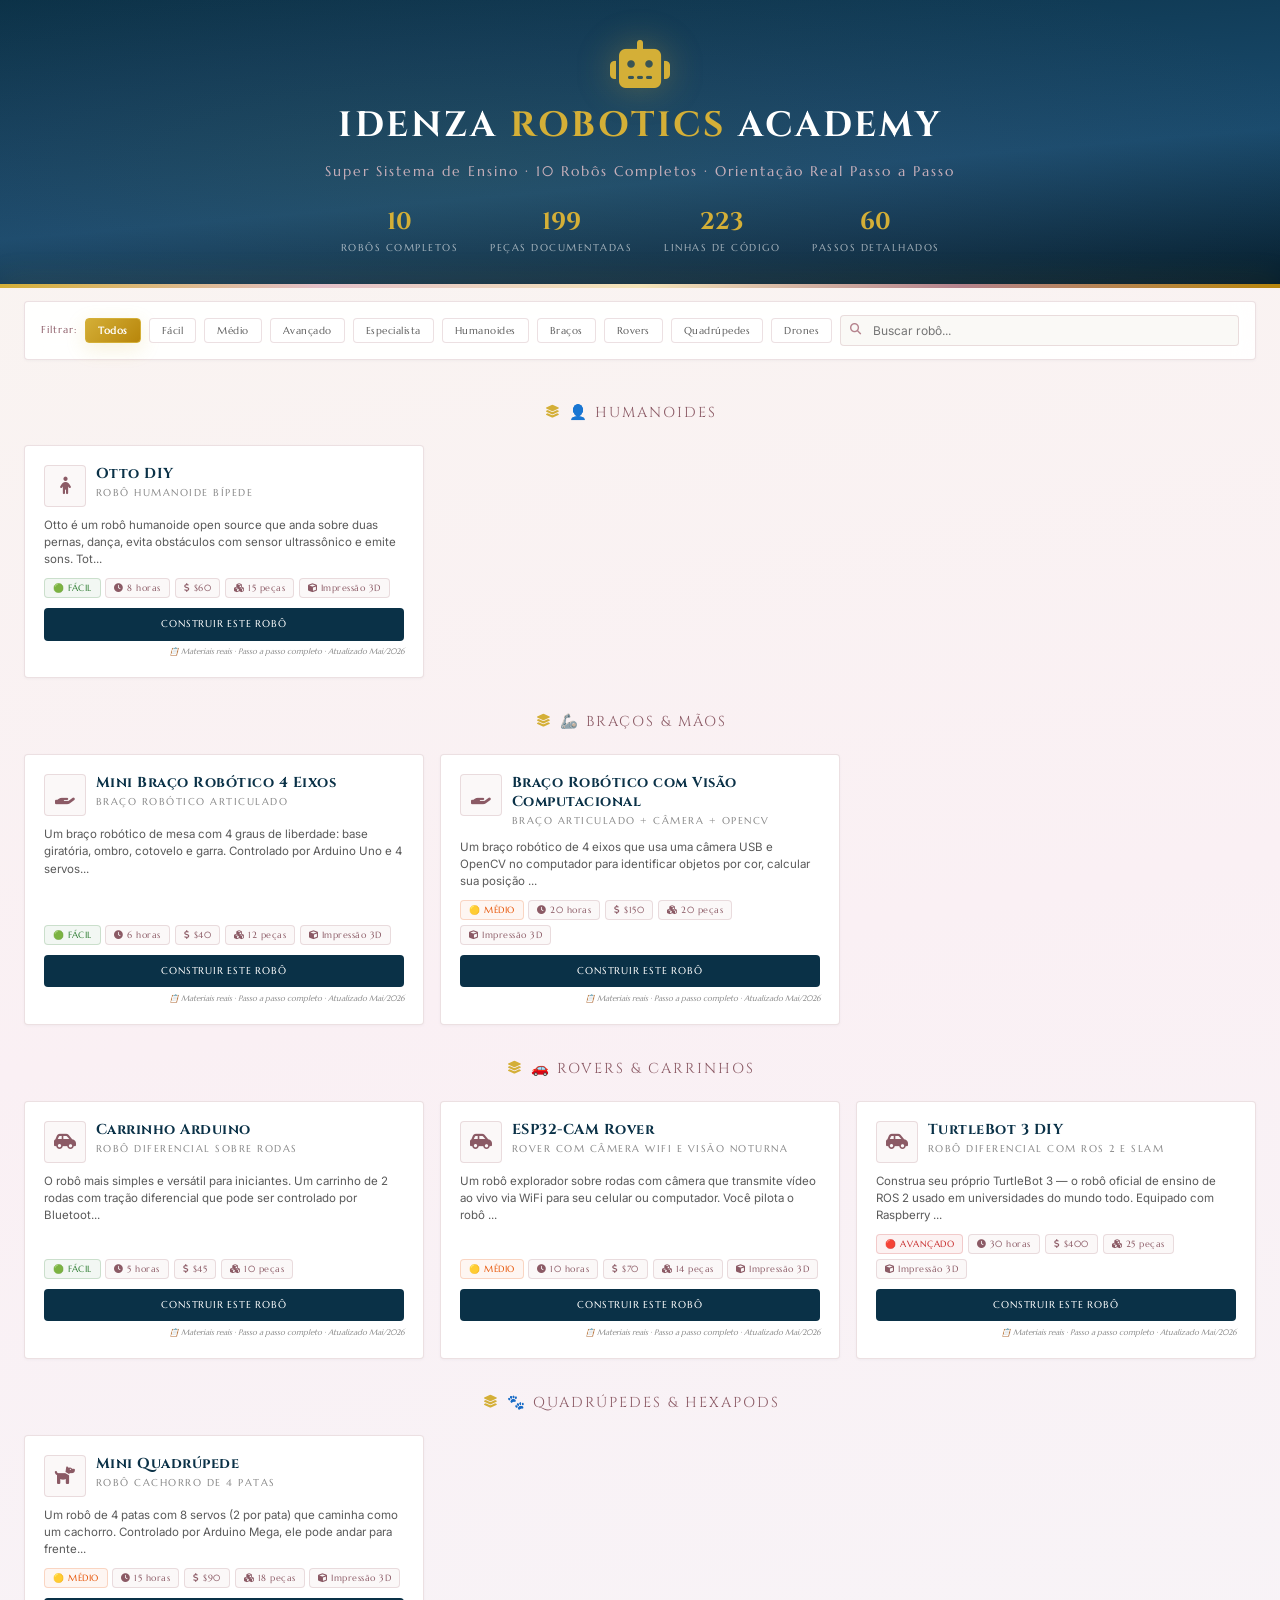
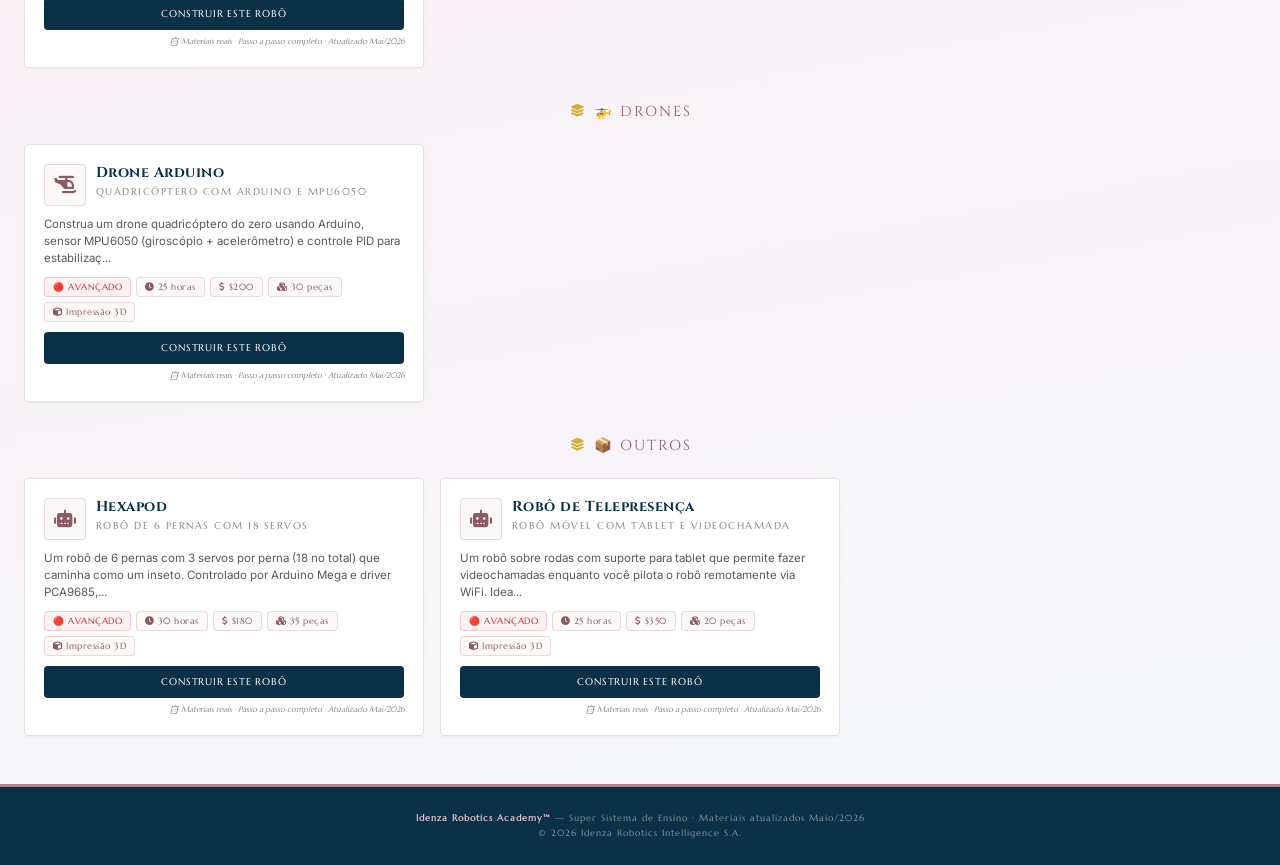
<file: index.html>
<!DOCTYPE html>
<html lang="pt-BR">
<head>
    <meta charset="UTF-8">
    <meta name="viewport" content="width=device-width, initial-scale=1.0">
    <meta name="description" content="Idenza Robotics Academy — O super sistema de ensino de robótica. Construa robôs reais com orientação completa, código funcional e materiais detalhados.">
    <meta name="theme-color" content="#0a3147">
    <title>Idenza Robotics Academy | Super Sistema de Ensino de Robótica</title>
    <link rel="preconnect" href="https://fonts.googleapis.com">
    <link rel="preconnect" href="https://fonts.gstatic.com" crossorigin>
    <link href="https://fonts.googleapis.com/css2?family=Cinzel:wght@400;500;600;700;800;900&family=Inter:ital,opsz,wght@0,14..32,100..900;1,14..32,100..900&family=Marcellus&family=JetBrains+Mono:ital,wght@0,400;0,500;0,600;0,700;1,400&display=swap" rel="stylesheet">
    <link rel="stylesheet" href="https://cdnjs.cloudflare.com/ajax/libs/font-awesome/6.5.1/css/all.min.css">
    <style>
        :root {
            --primary: #0a3147; --primary-light: #1a4b6d; --primary-dark: #061d2b;
            --gold: #D4AF37; --gold-light: #F4E4B8; --gold-dark: #B8860B;
            --gold-surface: rgba(212,175,55,0.07); --gold-border: rgba(212,175,55,0.18);
            --rose: #b5838d; --rose-light: #e4c1c9; --rose-dark: #8b5a65;
            --rose-surface: rgba(181,131,141,0.06); --rose-border: rgba(181,131,141,0.25);
            --text: #2b2b2b; --text-light: #5a5a5a; --text-muted: #888888;
            --white: #fff; --off-white: #faf9f6;
            --bg: linear-gradient(170deg, #f9f5f0 0%, #faf0f4 40%, #f5f7fa 100%);
            --critical: #c62828; --critical-bg: rgba(198,40,40,0.06);
            --warning: #e65100; --warning-bg: rgba(230,81,0,0.05);
            --success: #2e7d32; --success-bg: rgba(46,125,50,0.06);
            --shadow-sm: 0 1px 3px rgba(10,49,71,0.04);
            --shadow-md: 0 4px 15px rgba(10,49,71,0.06);
            --shadow-rose: 0 6px 20px rgba(181,131,141,0.18);
            --shadow-gold: 0 6px 20px rgba(212,175,55,0.18);
            --radius-sm: 4px; --radius-md: 8px; --radius-lg: 12px; --radius-xl: 16px;
            --font-display: 'Cinzel','Times New Roman',serif;
            --font-body: 'Inter',system-ui,sans-serif;
            --font-accent: 'Marcellus','Georgia',serif;
            --font-mono: 'JetBrains Mono','Courier New',monospace;
            --transition: all 0.28s cubic-bezier(0.4,0,0.2,1);
        }
        *{margin:0;padding:0;box-sizing:border-box}
        body{font-family:var(--font-body);background:var(--bg);color:var(--text);line-height:1.6;min-height:100vh;overflow-x:hidden}
        ::-webkit-scrollbar{width:7px}
        ::-webkit-scrollbar-track{background:rgba(10,49,71,0.03)}
        ::-webkit-scrollbar-thumb{background:rgba(181,131,141,0.3);border-radius:4px}
        ::-webkit-scrollbar-thumb:hover{background:rgba(181,131,141,0.5)}

        /* HEADER */
        .header{background:linear-gradient(175deg,var(--primary)0%,var(--primary-light)60%,var(--primary-dark)100%);color:var(--white);padding:2.5rem 2rem 2rem;text-align:center;position:relative;overflow:hidden}
        .header::after{content:'';position:absolute;bottom:0;left:0;width:100%;height:4px;background:linear-gradient(90deg,var(--gold),var(--rose-light),var(--gold-light),var(--rose),var(--gold-dark));box-shadow:0 0 30px rgba(212,175,55,0.4)}
        .header::before{content:'';position:absolute;top:-40%;left:-20%;width:140%;height:180%;background:radial-gradient(ellipse at 40% 55%,rgba(212,175,55,0.06)0%,rgba(181,131,141,0.04)30%,transparent 60%);pointer-events:none}
        .header-content{position:relative;z-index:1}
        .header-icon{font-size:3rem;color:var(--gold);margin-bottom:0.6rem;display:block;text-shadow:0 0 35px rgba(212,175,55,0.35);animation:floatIcon 3.5s ease-in-out infinite}
        @keyframes floatIcon{0%,100%{transform:translateY(0)}50%{transform:translateY(-8px)}}
        .header h1{font-family:var(--font-display);font-size:clamp(1.4rem,3vw,2.2rem);letter-spacing:3px;color:var(--white);text-transform:uppercase}
        .header h1 .gold{color:var(--gold)}
        .header .subtitle{font-family:var(--font-accent);color:var(--rose-light);font-size:0.9rem;letter-spacing:2px;opacity:.85;margin-top:0.4rem}
        .header-stats{display:flex;justify-content:center;gap:2rem;flex-wrap:wrap;margin-top:1.2rem}
        .header-stat{text-align:center}
        .stat-value{font-family:var(--font-display);font-size:1.5rem;color:var(--gold);font-weight:700}
        .stat-label{font-family:var(--font-accent);font-size:0.6rem;color:rgba(255,255,255,0.6);letter-spacing:1.5px;text-transform:uppercase}

        /* FILTROS */
        .filtros-bar{max-width:1300px;margin:0 auto;padding:0.8rem 1.5rem;position:sticky;top:0.5rem;z-index:50}
        .filtros-inner{background:rgba(255,255,255,0.93);backdrop-filter:blur(10px);border-radius:var(--radius-sm);border:1px solid var(--rose-border);padding:0.8rem 1rem;display:flex;flex-wrap:wrap;gap:0.5rem;align-items:center;box-shadow:var(--shadow-sm)}
        .filtro-chip{padding:5px 12px;border-radius:var(--radius-sm);border:1px solid var(--rose-border);background:var(--white);color:var(--text-light);font-family:var(--font-accent);font-size:0.65rem;cursor:pointer;transition:var(--transition);letter-spacing:0.5px;white-space:nowrap}
        .filtro-chip:hover{border-color:var(--rose-dark);color:var(--rose-dark);background:var(--rose-surface)}
        .filtro-chip.active{background:var(--rose);color:var(--white);border-color:var(--rose-dark);font-weight:600;box-shadow:var(--shadow-rose)}
        .filtro-chip.gold-active{background:linear-gradient(135deg,var(--gold),var(--gold-dark));color:var(--white);border-color:var(--gold);font-weight:600;box-shadow:var(--shadow-gold)}
        .busca-wrap{flex:1;min-width:180px;position:relative;margin-left:auto}
        .busca-wrap input{width:100%;padding:7px 10px 7px 32px;border-radius:var(--radius-sm);border:1px solid var(--rose-border);font-family:var(--font-body);font-size:0.75rem;background:var(--off-white);transition:var(--transition);color:var(--text)}
        .busca-wrap input:focus{outline:none;border-color:var(--rose);box-shadow:0 0 0 3px rgba(181,131,141,0.1)}
        .busca-wrap .busca-icon{position:absolute;left:10px;top:50%;transform:translateY(-50%);color:var(--rose);font-size:0.7rem}

        /* VITRINE */
        .vitrine{max-width:1300px;margin:0 auto;padding:0.8rem 1.5rem 3rem;display:grid;grid-template-columns:repeat(auto-fill,minmax(350px,1fr));gap:1rem}
        .robo-card{background:var(--white);border-radius:var(--radius-sm);border:1px solid var(--rose-border);box-shadow:var(--shadow-sm);padding:1.2rem;display:flex;flex-direction:column;transition:var(--transition);position:relative;overflow:hidden;cursor:pointer}
        .robo-card:hover{border-color:var(--rose);box-shadow:var(--shadow-rose);transform:translateY(-2px)}
        .robo-card::before{content:'';position:absolute;top:0;left:0;width:100%;height:3px;background:linear-gradient(90deg,var(--rose),var(--gold),var(--rose-light));transform:scaleX(0);transform-origin:left;transition:transform 0.45s ease}
        .robo-card:hover::before{transform:scaleX(1)}
        .card-top{display:flex;align-items:flex-start;gap:0.6rem;margin-bottom:0.6rem}
        .card-icon{width:42px;height:42px;border-radius:var(--radius-sm);background:var(--rose-surface);display:flex;align-items:center;justify-content:center;flex-shrink:0;border:1px solid var(--rose-border)}
        .card-icon i{color:var(--rose-dark);font-size:1.1rem}
        .card-titulos h3{font-family:var(--font-display);font-size:0.9rem;color:var(--primary);margin-bottom:2px;letter-spacing:0.5px;line-height:1.3}
        .card-tipo{font-family:var(--font-accent);color:var(--text-muted);font-size:0.6rem;text-transform:uppercase;letter-spacing:1.5px}
        .card-desc{font-size:0.72rem;color:var(--text-light);line-height:1.5;flex:1;margin-bottom:0.6rem}
        .card-tags{display:flex;flex-wrap:wrap;gap:0.3rem;margin-bottom:0.6rem}
        .robo-tag{padding:2px 8px;border-radius:var(--radius-sm);font-size:0.55rem;font-family:var(--font-accent);letter-spacing:0.5px;background:var(--rose-surface);border:1px solid var(--rose-border);color:var(--rose-dark);white-space:nowrap}
        .robo-tag.facil{background:var(--success-bg);border-color:rgba(46,125,50,0.2);color:var(--success)}
        .robo-tag.medio{background:var(--warning-bg);border-color:rgba(230,81,0,0.2);color:var(--warning)}
        .robo-tag.avancado{background:var(--critical-bg);border-color:rgba(198,40,40,0.2);color:var(--critical)}
        .robo-tag.especialista{background:rgba(10,49,71,0.05);border-color:rgba(10,49,71,0.2);color:var(--primary);font-weight:700}
        .card-footer{display:flex;gap:0.4rem;margin-top:auto}
        .robo-btn{display:inline-flex;align-items:center;justify-content:center;gap:5px;padding:8px 14px;background:var(--primary);color:var(--white);border:none;border-radius:var(--radius-sm);font-family:var(--font-accent);font-size:0.65rem;letter-spacing:0.8px;text-transform:uppercase;cursor:pointer;text-decoration:none;transition:var(--transition);flex:1;text-align:center}
        .robo-btn:hover{background:var(--rose-dark);box-shadow:var(--shadow-rose)}
        .card-update{font-size:0.5rem;color:var(--text-muted);font-family:var(--font-accent);text-align:right;margin-top:0.3rem;font-style:italic}
        .section-title{max-width:1300px;margin:1rem auto 0.3rem;padding:0 1.5rem;font-family:var(--font-display);font-size:0.9rem;color:var(--rose-dark);letter-spacing:2px;text-transform:uppercase;display:flex;align-items:center;gap:0.5rem;grid-column:1/-1}
        .section-title i{color:var(--gold);font-size:0.8rem}
        .section-title::after{content:'';flex:1;height:1px;background:linear-gradient(90deg,var(--rose-border),transparent);margin-left:0.6rem}
        .vazio{text-align:center;padding:4rem 2rem;grid-column:1/-1}
        .vazio i{font-size:3rem;color:var(--rose);margin-bottom:1rem;opacity:.3}
        .vazio h3{font-family:var(--font-display);color:var(--primary)}

        /* PÁGINA DE DETALHES */
        .pagina-detalhe{display:none;min-height:100vh;flex-direction:column}
        .pagina-detalhe.ativa{display:flex}
        .detalhe-header{background:linear-gradient(175deg,var(--primary)0%,var(--primary-light)60%,var(--primary-dark)100%);color:var(--white);padding:2rem;position:relative;overflow:hidden}
        .detalhe-header::after{content:'';position:absolute;bottom:0;left:0;width:100%;height:4px;background:linear-gradient(90deg,var(--gold),var(--rose-light),var(--gold-dark));box-shadow:0 0 25px rgba(212,175,55,0.4)}
        .detalhe-header-inner{max-width:1100px;margin:0 auto;position:relative;z-index:1}
        .breadcrumb{display:flex;align-items:center;gap:0.4rem;margin-bottom:1rem;font-family:var(--font-accent);font-size:0.68rem;letter-spacing:1px;color:rgba(255,255,255,0.5)}
        .breadcrumb a{color:var(--gold-light);text-decoration:none;cursor:pointer}
        .breadcrumb a:hover{color:var(--gold)}
        .breadcrumb i{font-size:0.5rem;color:var(--gold)}
        .detalhe-header h1{font-family:var(--font-display);font-size:clamp(1.2rem,2.5vw,1.8rem);letter-spacing:2px;margin-bottom:0.3rem}
        .detalhe-header .subtipo{font-family:var(--font-accent);color:var(--rose-light);font-size:0.8rem;letter-spacing:1.5px;opacity:.85}
        .detalhe-meta{display:flex;flex-wrap:wrap;gap:1.5rem;margin-top:0.8rem;font-size:0.72rem;color:rgba(255,255,255,0.7)}
        .detalhe-meta i{color:var(--gold);width:18px;text-align:center;margin-right:4px}
        .detalhe-meta strong{color:var(--white);font-weight:600}
        .detalhe-layout{max-width:1100px;margin:0 auto;padding:1.5rem;display:flex;gap:1.5rem;flex:1}
        .detalhe-sidebar{width:200px;flex-shrink:0;position:sticky;top:1rem;align-self:flex-start}
        .detalhe-sidebar-inner{background:var(--white);border-radius:var(--radius-sm);border:1px solid var(--rose-border);padding:1rem;box-shadow:var(--shadow-sm)}
        .detalhe-sidebar h4{font-family:var(--font-display);font-size:0.62rem;color:var(--primary);letter-spacing:1.5px;text-transform:uppercase;margin-bottom:0.6rem;padding-bottom:0.4rem;border-bottom:1px solid var(--rose-border)}
        .detalhe-sidebar a{display:flex;align-items:center;gap:0.4rem;padding:0.35rem 0.5rem;font-size:0.65rem;color:var(--text-light);text-decoration:none;border-radius:var(--radius-sm);transition:var(--transition);cursor:pointer;margin-bottom:1px}
        .detalhe-sidebar a:hover,.detalhe-sidebar a.active{background:var(--rose-surface);color:var(--primary);font-weight:500}
        .detalhe-sidebar a i{font-size:0.55rem;color:var(--rose-dark);width:12px;text-align:center}
        .detalhe-conteudo{flex:1;min-width:0}
        .panel{background:var(--white);border-radius:var(--radius-sm);padding:1.4rem;border:1px solid var(--rose-border);box-shadow:var(--shadow-sm);margin-bottom:1rem;transition:var(--transition)}
        .panel:hover{box-shadow:var(--shadow-md)}
        .panel-header{display:flex;align-items:center;gap:0.6rem;margin-bottom:1rem;padding-bottom:0.6rem;border-bottom:1px solid var(--rose-border)}
        .panel-header i{font-size:1rem;color:var(--gold)}
        .panel-header h2{font-family:var(--font-display);font-size:0.9rem;color:var(--primary);letter-spacing:0.8px;margin:0}
        .panel-header .badge{margin-left:auto;padding:3px 10px;border-radius:20px;font-family:var(--font-accent);font-size:0.55rem;letter-spacing:1px;text-transform:uppercase;background:var(--rose-surface);color:var(--rose-dark);border:1px solid var(--rose-border)}
        .bom-table{width:100%;border-collapse:collapse;font-size:0.72rem}
        .bom-table th{background:var(--primary);color:var(--white);padding:8px 12px;font-family:var(--font-display);font-size:0.58rem;letter-spacing:1px;text-transform:uppercase;text-align:left;font-weight:500}
        .bom-table th:first-child{border-radius:var(--radius-sm)0 0 0}
        .bom-table th:last-child{border-radius:0 var(--radius-sm)0 0}
        .bom-table td{padding:8px 12px;border-bottom:1px solid rgba(181,131,141,0.08)}
        .bom-table tr:hover td{background:var(--rose-surface)}
        .bom-table .item-nome{font-weight:600;color:var(--primary)}
        .bom-table .item-preco{font-family:var(--font-mono);color:var(--gold-dark);font-weight:600;text-align:right}
        .timeline{position:relative;padding-left:2.2rem}
        .timeline::before{content:'';position:absolute;left:16px;top:6px;bottom:6px;width:2px;background:linear-gradient(180deg,var(--rose)0%,var(--rose-border)100%)}
        .timeline-step{position:relative;margin-bottom:1.4rem;padding:1rem 1.2rem;background:var(--white);border-radius:var(--radius-sm);border:1px solid var(--rose-border);cursor:pointer;transition:var(--transition)}
        .timeline-step:hover{border-color:var(--rose);box-shadow:var(--shadow-rose)}
        .timeline-step.completed{border-left:3px solid var(--success)}
        .step-marker{position:absolute;left:-2.2rem;top:1rem;width:34px;height:34px;border-radius:50%;background:linear-gradient(135deg,var(--primary),var(--primary-light));color:var(--gold);display:flex;align-items:center;justify-content:center;font-family:var(--font-display);font-weight:700;font-size:0.75rem;border:2px solid var(--gold);box-shadow:0 0 0 4px var(--white);z-index:2}
        .timeline-step.completed .step-marker{background:var(--success);color:var(--white);border-color:var(--success)}
        .timeline-step h4{font-family:var(--font-display);font-size:0.8rem;color:var(--primary);margin-bottom:0.2rem}
        .timeline-step p{font-size:0.72rem;color:var(--text-light)}
        .code-block{background:#151b22;border-radius:var(--radius-sm);overflow:hidden;border:1px solid rgba(212,175,55,0.12);margin:0.6rem 0}
        .code-block-header{display:flex;align-items:center;justify-content:space-between;padding:0.4rem 0.8rem;background:rgba(0,0,0,0.3);border-bottom:1px solid rgba(255,255,255,0.04)}
        .code-block-header .code-lang{font-family:var(--font-accent);font-size:0.55rem;letter-spacing:1px;color:var(--rose-light);text-transform:uppercase}
        .code-block-header .copy-btn{display:flex;align-items:center;gap:0.3rem;padding:3px 8px;background:rgba(255,255,255,0.04);border:1px solid rgba(255,255,255,0.08);border-radius:3px;color:rgba(255,255,255,0.4);font-size:0.55rem;font-family:var(--font-accent);cursor:pointer;transition:var(--transition)}
        .code-block-header .copy-btn:hover{background:rgba(212,175,55,0.15);color:var(--gold);border-color:var(--gold)}
        .code-block-header .copy-btn.copiado{background:rgba(46,125,50,0.2);color:var(--success);border-color:var(--success)}
        .code-block pre{margin:0;padding:1rem;overflow-x:auto;font-family:var(--font-mono);font-size:0.62rem;line-height:1.5;color:#c9d1d9;white-space:pre-wrap;word-break:break-word}
        .tips-grid{display:grid;grid-template-columns:1fr 1fr;gap:0.5rem}
        .tip-card{padding:0.7rem 0.8rem;background:var(--rose-surface);border-radius:var(--radius-sm);border:1px solid var(--rose-border);font-size:0.68rem;color:var(--text-light);display:flex;align-items:flex-start;gap:0.4rem}
        .tip-card i{color:var(--gold);font-size:0.7rem;margin-top:2px}
        .learning-list{display:grid;grid-template-columns:1fr 1fr;gap:0.3rem;font-size:0.72rem}
        .learning-list li{display:flex;align-items:flex-start;gap:0.4rem;padding:0.4rem 0.6rem;border-radius:var(--radius-sm);transition:var(--transition)}
        .learning-list li:hover{background:var(--rose-surface)}
        .learning-list li i{color:var(--success);font-size:0.6rem;margin-top:3px}
        .alert-prereq{display:flex;align-items:flex-start;gap:0.6rem;padding:0.8rem 1rem;background:var(--warning-bg);border-left:3px solid var(--warning);border-radius:var(--radius-sm);margin-bottom:0.5rem;font-size:0.72rem}
        .alert-prereq i{color:var(--warning);font-size:0.9rem;margin-top:2px}
        .projeto-footer{background:var(--primary);color:rgba(255,255,255,0.5);text-align:center;padding:1.5rem;font-size:0.58rem;font-family:var(--font-accent);letter-spacing:1px;border-top:3px solid var(--rose);margin-top:auto}
        .projeto-footer strong{color:var(--rose-light)}
        .progress-mini{margin-top:0.6rem;padding-top:0.5rem;border-top:1px solid var(--rose-border);font-size:0.55rem;color:var(--text-muted)}
        .progress-mini .progress-bar{width:100%;height:4px;background:var(--rose-surface);border-radius:4px;margin-top:3px;overflow:hidden}
        .progress-mini .progress-fill{height:100%;background:linear-gradient(90deg,var(--rose),var(--gold-dark));border-radius:4px;transition:width 0.5s ease}
        @media(max-width:768px){.vitrine{grid-template-columns:1fr}.detalhe-layout{flex-direction:column}.detalhe-sidebar{width:100%;position:static}.learning-list{grid-template-columns:1fr}.tips-grid{grid-template-columns:1fr}}
    </style>
</head>
<body>
<div id="paginaCatalogo">
    <header class="header"><div class="header-content"><i class="fas fa-robot header-icon"></i><h1>Idenza <span class="gold">Robotics</span> Academy</h1><p class="subtitle">Super Sistema de Ensino · 10 Robôs Completos · Orientação Real Passo a Passo</p><div class="header-stats" id="headerStats"></div></div></header>
    <div class="filtros-bar"><div class="filtros-inner"><span style="font-family:var(--font-accent);font-size:0.62rem;color:var(--rose-dark);letter-spacing:1px">Filtrar:</span><button class="filtro-chip active gold-active" data-filtro="todos">Todos</button><button class="filtro-chip" data-filtro="fácil">Fácil</button><button class="filtro-chip" data-filtro="médio">Médio</button><button class="filtro-chip" data-filtro="avançado">Avançado</button><button class="filtro-chip" data-filtro="especialista">Especialista</button><button class="filtro-chip" data-tipo="humanoide">Humanoides</button><button class="filtro-chip" data-tipo="braco">Braços</button><button class="filtro-chip" data-tipo="rover">Rovers</button><button class="filtro-chip" data-tipo="quadrupede">Quadrúpedes</button><button class="filtro-chip" data-tipo="drone">Drones</button><div class="busca-wrap"><i class="fas fa-search busca-icon"></i><input type="text" id="buscaInput" placeholder="Buscar robô..."></div></div></div>
    <main class="vitrine" id="vitrineRobos"></main>
    <footer class="projeto-footer" style="margin-top:0"><strong>Idenza Robotics Academy™</strong> — Super Sistema de Ensino · Materiais atualizados Maio/2026<br>© 2026 Idenza Robotics Intelligence S.A.</footer>
</div>
<div class="pagina-detalhe" id="paginaDetalhe">
    <header class="detalhe-header"><div class="detalhe-header-inner"><div class="breadcrumb"><a onclick="voltarCatalogo()"><i class="fas fa-home"></i> Catálogo</a><i class="fas fa-chevron-right"></i><span id="breadNome">—</span></div><h1 id="detNome">—</h1><p class="subtipo" id="detTipo">—</p><div class="detalhe-meta"><span><i class="fas fa-signal"></i><strong id="detDificuldade">—</strong></span><span><i class="fas fa-clock"></i><strong id="detTempo">—</strong></span><span><i class="fas fa-dollar-sign"></i><strong id="detCusto">—</strong></span><span><i class="fas fa-cubes"></i><strong id="detPecas">—</strong></span></div></div></header>
    <div class="detalhe-layout"><nav class="detalhe-sidebar" id="detalheSidebar"><div class="detalhe-sidebar-inner"><h4>Navegar</h4><a href="#detSobre"><i class="fas fa-info-circle"></i> Sobre</a><a href="#detAprender"><i class="fas fa-graduation-cap"></i> Aprender</a><a href="#detMateriais"><i class="fas fa-shopping-cart"></i> Materiais</a><a href="#detPassos"><i class="fas fa-list-ol"></i> Passos</a><a href="#detCodigo"><i class="fas fa-code"></i> Código</a><a href="#detDicas"><i class="fas fa-lightbulb"></i> Dicas</a><div class="progress-mini">Progresso<div class="progress-bar"><div class="progress-fill" id="detProgress" style="width:0%"></div></div></div></div></nav><main class="detalhe-conteudo" id="detConteudo"></main></div>
    <footer class="projeto-footer"><strong>Idenza Robotics Academy™</strong> — Super Sistema de Ensino · Construa seu robô<br>© 2026 Idenza Robotics Intelligence S.A.</footer>
</div>
<script>
// ============================================================
// SUPER SISTEMA DE ENSINO — 10 ROBÔS COMPLETOS
// ============================================================
const ROBOS=[{id:"otto-diy",nome:"Otto DIY",tipo:"Robô Humanoide Bípede",dificuldade:"fácil",custo:"$60",tempo:"8 horas",pecas:15,impressao3d:!0,arquivos3D:"https://www.thingiverse.com/thing:1568652",comunidade:"https://www.ottodiy.com/",github:"https://github.com/OttoDIY/",descricao:"Otto é um robô humanoide open source que anda sobre duas pernas, dança, evita obstáculos com sensor ultrassônico e emite sons. Totalmente impresso em 3D e controlado por Arduino Nano. É o robô mais famoso do mundo para iniciantes em robótica. Mais de 100.000 pessoas já construíram o seu Otto.",aprendizado:["Montagem de robô humanoide articulado com 4 servos","Programação de servomotores com biblioteca Servo.h","Calibração de marcha bípede (ângulos e tempos)","Uso de sensor ultrassônico HC-SR04 para detectar obstáculos","Comunicação Bluetooth HC-05 para controle via celular","Impressão 3D de peças estruturais em PLA"],preRequisitos:["Nenhum — ideal para primeira montagem em robótica"],bom:[{item:"Arduino Nano (com cabo USB)",qtd:1,preco:"$8.00",funcao:"Cérebro do robô — processa sensores e controla servos"},{item:"Micro Servo MG90S 9g",qtd:4,preco:"$3.00",funcao:"Articulações: 2 quadris + 2 joelhos"},{item:"Sensor Ultrassônico HC-SR04",qtd:1,preco:"$3.00",funcao:"Olhos do robô — detecta obstáculos a até 4m"},{item:"Buzzer Piezoelétrico 5V",qtd:1,preco:"$1.00",funcao:"Emite sons e melodias (bipes, notas musicais)"},{item:"Módulo Bluetooth HC-05",qtd:1,preco:"$5.00",funcao:"Comunicação sem fio com celular para controle remoto"},{item:"Bateria LiPo 7.4V 500mAh",qtd:1,preco:"$10.00",funcao:"Alimentação portátil do robô (~30 min de uso)"},{item:"Regulador de Tensão Step-Down 5V",qtd:1,preco:"$2.00",funcao:"Reduz 7.4V da bateria para 5V estáveis"},{item:"Filamento PLA 1.75mm (qualquer cor)",qtd:1,preco:"$15.00",funcao:"Impressão do corpo: cabeça, tronco, pernas, pés (~200g)"},{item:"Parafusos M2 e M3 variados",qtd:20,preco:"$2.00",funcao:"Fixação dos servos nas peças impressas"},{item:"Jumpers Fêmea-Fêmea 10cm",qtd:10,preco:"$1.00",funcao:"Conexões entre Arduino, sensores e servos"},{item:"Chave Liga/Desliga pequena",qtd:1,preco:"$1.00",funcao:"Interruptor principal de alimentação"}],ferramentas:["Impressora 3D (ou serviço de impressão online)","Chave Phillips pequena (para parafusos M2/M3)","Alicate de corte (para jumpers e fios)","Ferro de solda (opcional — para conexões mais firmes)","Computador com Arduino IDE instalada","Cabo USB Mini-B (para gravar o Arduino Nano)"],passos:[{numero:1,titulo:"Imprimir as Peças 3D",descricao:"Baixe os arquivos STL gratuitos no Thingiverse. Você precisa imprimir 7 peças: cabeça, tronco (2 metades), perna esquerda (coxa + tíbia), perna direita (coxa + tíbia), pé esquerdo e pé direito. Use PLA com 20% de preenchimento (infill). Não precisa de suporte. Tempo total de impressão: aproximadamente 4 horas."},{numero:2,titulo:"Calibrar os Servos (ANTES de montar)",descricao:"Antes de fixar os servos no corpo, você precisa centralizá-los em 90 graus. Carregue o código 'calibrar_servos.ino' no Arduino Nano. Conecte cada servo aos pinos 2, 3, 4 e 5 e deixe-os ajustarem para a posição central. ISSO É CRÍTICO: se montar sem calibrar, o robô pode forçar as peças e quebrar.",codigo:"calibrar_servos.ino"},{numero:3,titulo:"Montar as Pernas",descricao:"Encaixe 2 servos em cada perna: um no quadril (controla movimento frente-trás) e um no joelho (controla movimento lateral). Use parafusos M2 para fixar os servos nas peças impressas. Certifique-se de que os servos estão firmes — qualquer folga prejudica a marcha."},{numero:4,titulo:"Montar o Tronco e Cabeça",descricao:"Junte as duas metades do tronco com parafusos. Fixe os servos do quadril nas laterais do tronco. Encaixe a cabeça no topo. Passe os fios dos servos pelos canais internos do tronco — organize bem para não prender."},{numero:5,titulo:"Instalar Arduino e Sensores",descricao:"Coloque o Arduino Nano no compartimento do peito. Fixe o sensor ultrassônico HC-SR04 nos 'olhos' (frente da cabeça). Coloque o buzzer no peito. Conecte o módulo Bluetooth HC-05 na parte traseira."},{numero:6,titulo:"Fazer Todas as Ligações Elétricas",descricao:"Siga o diagrama de fiação. Use jumpers fêmea-fêmea. ORGANIZE OS FIOS com abraçadeiras — fios soltos atrapalham o movimento das pernas.",codigo:"diagrama_ligacoes.txt"},{numero:7,titulo:"Carregar o Firmware Principal",descricao:"Baixe o código OttoDIY do GitHub oficial. Abra o arquivo 'OttoDIY.ino' na Arduino IDE. Selecione a placa 'Arduino Nano', processador 'ATmega328P (Old Bootloader)'. Conecte o cabo USB e faça o upload. O robô deve emitir um som de inicialização.",codigo:"otto_firmware.ino"},{numero:8,titulo:"Calibrar a Marcha",descricao:"Coloque o robô em pé sobre uma superfície plana. No código, ajuste os valores TRIM de cada servo até que o robô fique perfeitamente equilibrado. Teste os movimentos um por um: andar para frente, andar para trás, virar à esquerda, virar à direita, dançar."},{numero:9,titulo:"Conectar ao Celular",descricao:"Baixe o aplicativo 'Otto DIY' no Android ou iOS. Ligue o Bluetooth do celular, pareie com 'HC-05'. Abra o app e selecione os movimentos. Agora você pilota o robô remotamente!"}],codigoFonte:{"calibrar_servos.ino":`#include <Servo.h>
Servo qe,je,qd,jd;
void setup(){qe.attach(2);je.attach(3);qd.attach(4);jd.attach(5);qe.write(90);je.write(90);qd.write(90);jd.write(90);Serial.begin(9600);Serial.println("SERVOS CENTRALIZADOS EM 90 GRAUS - MONTE AS PERNAS AGORA");}
void loop(){}`,"diagrama_ligacoes.txt":`LIGACOES OTTO DIY
ARDUINO NANO -> COMPONENTES:
PINO 2 -> Servo Quadril Esquerdo
PINO 3 -> Servo Joelho Esquerdo
PINO 4 -> Servo Quadril Direito
PINO 5 -> Servo Joelho Direito
PINO 8 -> Buzzer
PINO 9 -> HC-SR04 TRIG
PINO 10 -> HC-SR04 ECHO
PINO 0 -> HC-05 RX
PINO 1 -> HC-05 TX
Bateria -> Regulador 5V -> Arduino 5V
TODOS GNDs CONECTADOS JUNTOS`,"otto_firmware.ino":`#include <Servo.h>
#define PQE 2
#define PJE 3
#define PQD 4
#define PJD 5
#define BUZZ 8
#define TRIG 9
#define ECHO 10
Servo sqe,sje,sqd,sjd;
void setup(){Serial.begin(9600);sqe.attach(PQE);sje.attach(PJE);sqd.attach(PQD);sjd.attach(PJD);pinMode(BUZZ,OUTPUT);pinMode(TRIG,OUTPUT);pinMode(ECHO,INPUT);tone(BUZZ,1000,200);delay(300);tone(BUZZ,1500,200);posicaoInicial();}
void loop(){float d=medirDistancia();if(d>15)andarFrente(4);else{andarRe(2);virarDireita(3);}delay(500);}
void posicaoInicial(){sqe.write(90);sje.write(90);sqd.write(90);sjd.write(90);}
void andarFrente(int p){for(int i=0;i<p;i++){sqe.write(60);sqd.write(120);delay(300);sqe.write(90);sqd.write(90);delay(300);}}
void andarRe(int p){for(int i=0;i<p;i++){sqe.write(120);sqd.write(60);delay(300);sqe.write(90);sqd.write(90);delay(300);}}
void virarDireita(int p){for(int i=0;i<p;i++){sqe.write(60);sqd.write(60);delay(300);sqe.write(90);sqd.write(90);delay(300);}}
float medirDistancia(){digitalWrite(TRIG,LOW);delayMicroseconds(2);digitalWrite(TRIG,HIGH);delayMicroseconds(10);digitalWrite(TRIG,LOW);long duracao=pulseIn(ECHO,HIGH);return duracao*0.034/2;}`},dicas:["Se o robô cair para frente: aumente o ângulo do servo do quadril para trás no código TRIM","Se o robô não ficar em pé: verifique se os servos estão realmente em 90° após a calibração","Bateria fraca causa movimentos lentos — recarregue quando o robô começar a 'arrastar'","Comece com passos lentos (500ms) e aumente gradualmente até 200ms conforme ganha confiança","Os jumpers fêmea-fêmea podem soltar com vibração — use um pingo de cola quente para fixar"]},{id:"mini-braco-robotico",nome:"Mini Braço Robótico 4 Eixos",tipo:"Braço Robótico Articulado",dificuldade:"fácil",custo:"$40",tempo:"6 horas",pecas:12,impressao3d:!0,arquivos3D:"https://www.thingiverse.com/thing:30163",comunidade:null,github:"https://github.com/eez/eez-open",descricao:"Um braço robótico de mesa com 4 graus de liberdade: base giratória, ombro, cotovelo e garra. Controlado por Arduino Uno e 4 servos. Você pode programar sequências de movimentos para pegar e soltar objetos. Perfeito para aprender cinemática e controle de servos.",aprendizado:["Montagem mecânica de braço articulado","Controle simultâneo de 4 servos com Arduino","Programação de sequências de movimento (pick-and-place)","Uso de potenciômetros para controle manual","Conceitos básicos de cinemática robótica"],preRequisitos:["Arduino básico"],bom:[{item:"Arduino Uno R3 (com cabo USB)",qtd:1,preco:"$10.00",funcao:"Controlador principal"},{item:"Servo MG996R (alta torque)",qtd:2,preco:"$8.00",funcao:"Base giratória e ombro (precisam de força)"},{item:"Micro Servo SG90 9g",qtd:2,preco:"$2.00",funcao:"Cotovelo e garra (movimentos leves)"},{item:"Potenciômetro 10KΩ linear",qtd:4,preco:"$1.00",funcao:"Controle manual de cada eixo"},{item:"Fonte 5V 3A com plug P4",qtd:1,preco:"$8.00",funcao:"Alimentação estável para os 4 servos"},{item:"Filamento PLA",qtd:1,preco:"$12.00",funcao:"Impressão das peças estruturais (~150g)"},{item:"Parafusos M3 variados",qtd:16,preco:"$2.00",funcao:"Fixação dos servos e articulações"},{item:"Jumpers macho-macho 20cm",qtd:15,preco:"$1.00",funcao:"Conexões no breadboard"},{item:"Breadboard 830 pontos",qtd:1,preco:"$4.00",funcao:"Protoboard para conexões"}],ferramentas:["Impressora 3D","Chave Phillips","Alicate","Computador com Arduino IDE"],passos:[{numero:1,titulo:"Imprimir as Peças",descricao:"Baixe os arquivos STL. Imprima: base giratória (2 peças), braço inferior, braço superior, garra (2 dedos), suporte dos servos. Use PLA com 25% de preenchimento para resistência."},{numero:2,titulo:"Montar a Base Giratória",descricao:"Fixe o servo MG996R na base. Este servo fará a rotação horizontal de todo o braço (180°). Use parafusos M3 para fixação firme."},{numero:3,titulo:"Montar Ombro e Cotovelo",descricao:"Fixe o segundo MG996R no ombro (movimento vertical). Fixe um SG90 no cotovelo. Conecte as peças com parafusos, mantendo movimento livre."},{numero:4,titulo:"Montar a Garra",descricao:"A garra usa 1 servo SG90 para abrir e fechar. Os dedos impressos devem ter uma borrachinha na ponta para melhor aderência aos objetos."},{numero:5,titulo:"Ligações Elétricas",descricao:"Conecte os 4 servos ao Arduino: Base→pino 9, Ombro→pino 10, Cotovelo→pino 11, Garra→pino 6. Conecte os 4 potenciômetros aos pinos analógicos A0-A3. Alimente os servos com fonte externa 5V 3A (NÃO alimente pelo Arduino — a corrente é insuficiente)."},{numero:6,titulo:"Programar e Testar",descricao:"Carregue o código 'braco_controle.ino'. Use os potenciômetros para mover cada eixo manualmente. Depois programe sequências automáticas de movimentos.",codigo:"braco_controle.ino"}],codigoFonte:{"braco_controle.ino":`#include <Servo.h>
Servo base,ombro,cotovelo,garra;
#define POT_BASE A0
#define POT_OMBRO A1
#define POT_COTOVELO A2
#define POT_GARRA A3
#define PIN_BASE 9
#define PIN_OMBRO 10
#define PIN_COTOVELO 11
#define PIN_GARRA 6
#define BOTAO 2
void setup(){base.attach(PIN_BASE);ombro.attach(PIN_OMBRO);cotovelo.attach(PIN_COTOVELO);garra.attach(PIN_GARRA);pinMode(BOTAO,INPUT_PULLUP);base.write(90);ombro.write(90);cotovelo.write(90);garra.write(90);Serial.begin(9600);}
void loop(){int ab=map(analogRead(POT_BASE),0,1023,0,180);int ao=map(analogRead(POT_OMBRO),0,1023,0,180);int ac=map(analogRead(POT_COTOVELO),0,1023,0,180);int ag=map(analogRead(POT_GARRA),0,1023,45,135);base.write(ab);ombro.write(ao);cotovelo.write(ac);garra.write(ag);if(digitalRead(BOTAO)==LOW){sequenciaPickAndPlace();delay(1000);}delay(15);}
void sequenciaPickAndPlace(){garra.write(120);delay(500);ombro.write(60);cotovelo.write(120);delay(1000);garra.write(70);delay(500);ombro.write(120);cotovelo.write(60);delay(1000);base.write(30);delay(1000);garra.write(120);delay(500);base.write(90);ombro.write(90);cotovelo.write(90);garra.write(90);}`},dicas:["Sempre use fonte externa para alimentar os servos — o Arduino NÃO fornece corrente suficiente","O MG996R consome até 2A em stall — use fonte de 3A para margem de segurança","Se o braço tremer: adicione capacitores de 100μF entre VCC e GND de cada servo","A garra pega melhor objetos leves (até 50g) e com superfície não lisa"]},{id:"carrinho-arduino",nome:"Carrinho Arduino",tipo:"Robô Diferencial sobre Rodas",dificuldade:"fácil",custo:"$45",tempo:"5 horas",pecas:10,impressao3d:!1,arquivos3D:null,comunidade:null,github:null,descricao:"O robô mais simples e versátil para iniciantes. Um carrinho de 2 rodas com tração diferencial que pode ser controlado por Bluetooth (celular) ou seguir linhas no chão automaticamente. Ideal para aprender controle de motores e sensores básicos.",aprendizado:["Montagem de chassi de robô diferencial","Controle de motores DC com ponte H (L298N)","Programação de movimentos: frente, ré, giro no próprio eixo","Uso de sensor de linha TCRT5000 para seguir trajetos","Comunicação Bluetooth para controle remoto"],preRequisitos:["Nenhum"],bom:[{item:"Arduino Uno R3",qtd:1,preco:"$10.00",funcao:"Controlador"},{item:"Driver Motor L298N",qtd:1,preco:"$6.00",funcao:"Ponte H para controlar 2 motores DC"},{item:"Motor DC 3-6V com caixa de redução e roda",qtd:2,preco:"$8.00",funcao:"Motores de tração com rodas inclusas"},{item:"Roda boba giratória (rodízio)",qtd:1,preco:"$3.00",funcao:"Ponto de apoio traseiro"},{item:"Sensor TCRT5000 (seguidor de linha)",qtd:2,preco:"$2.00",funcao:"Detecta linha preta no chão"},{item:"Módulo Bluetooth HC-05",qtd:1,preco:"$5.00",funcao:"Controle remoto"},{item:"Suporte de pilhas AA (6 pilhas)",qtd:1,preco:"$2.00",funcao:"Alimentação"},{item:"Chassi acrílico ou MDF",qtd:1,preco:"$5.00",funcao:"Estrutura base"},{item:"Jumpers e parafusos",qtd:20,preco:"$2.00",funcao:"Conexões"}],ferramentas:["Chave de fenda","Alicate","Fita isolante","Computador com Arduino IDE"],passos:[{numero:1,titulo:"Montar o Chassi",descricao:"Fixe os 2 motores com rodas na parte traseira do chassi (um de cada lado). Fixe o rodízio na frente como ponto de apoio. O robô deve rolar livremente quando empurrado."},{numero:2,titulo:"Conectar Driver L298N",descricao:"Conecte os motores aos terminais do L298N: Motor Esquerdo→OUT1/OUT2, Motor Direito→OUT3/OUT4. Conecte os pinos de controle ao Arduino: IN1→5, IN2→6, IN3→9, IN4→10. Alimente o L298N com 6 pilhas AA (9V) no terminal +12V."},{numero:3,titulo:"Instalar Sensores de Linha",descricao:"Fixe 2 sensores TCRT5000 na frente do chassi, apontando para baixo, separados por ~5cm. Conecte as saídas aos pinos analógicos A0 e A1 do Arduino. Eles detectam superfície escura vs clara."},{numero:4,titulo:"Conectar Bluetooth",descricao:"Conecte HC-05 ao Arduino: RX→TX(pino 0), TX→RX(pino 1), VCC→5V, GND→GND. ATENÇÃO: desconecte HC-05 ao fazer upload de código (conflito na serial)."},{numero:5,titulo:"Programar e Testar",descricao:"Carregue o código. Use o app 'Arduino Bluetooth Controller' no celular para enviar comandos: 'F'=frente, 'B'=ré, 'L'=esquerda, 'R'=direita, 'S'=parar, 'A'=modo automático.",codigo:"carrinho.ino"}],codigoFonte:{"carrinho.ino":`#define IN1 5
#define IN2 6
#define IN3 9
#define IN4 10
#define SE A0
#define SD A1
char cmd='S';bool aut=false;
void setup(){pinMode(IN1,OUTPUT);pinMode(IN2,OUTPUT);pinMode(IN3,OUTPUT);pinMode(IN4,OUTPUT);Serial.begin(9600);parar();}
void loop(){if(Serial.available()){cmd=Serial.read();if(cmd=='A')aut=!aut;}if(aut){int e=analogRead(SE),d=analogRead(SD);if(e>500&&d>500)frente();else if(e<500&&d>500)esq();else if(e>500&&d<500)dir();else parar();}else{switch(cmd){case'F':frente();break;case'B':re();break;case'L':esq();break;case'R':dir();break;case'S':parar();break;}}}
void frente(){digitalWrite(IN1,1);digitalWrite(IN2,0);digitalWrite(IN3,1);digitalWrite(IN4,0);}
void re(){digitalWrite(IN1,0);digitalWrite(IN2,1);digitalWrite(IN3,0);digitalWrite(IN4,1);}
void esq(){digitalWrite(IN1,0);digitalWrite(IN2,1);digitalWrite(IN3,1);digitalWrite(IN4,0);}
void dir(){digitalWrite(IN1,1);digitalWrite(IN2,0);digitalWrite(IN3,0);digitalWrite(IN4,1);}
void parar(){digitalWrite(IN1,0);digitalWrite(IN2,0);digitalWrite(IN3,0);digitalWrite(IN4,0);}`},dicas:["O L298N esquenta bastante — não toque durante o uso","Para seguir linha, use fita preta sobre superfície branca (ou vice-versa)","Se o robô não andar reto, ajuste a velocidade com PWM: analogWrite() nos pinos ENA e ENB do L298N","As pilhas AA duram ~2 horas de uso contínuo — considere usar bateria LiPo"]},{id:"esp32-cam-rover",nome:"ESP32-CAM Rover",tipo:"Rover com Câmera WiFi e Visão Noturna",dificuldade:"médio",custo:"$70",tempo:"10 horas",pecas:14,impressao3d:!0,arquivos3D:"https://www.thingiverse.com/thing:esp32-rover",comunidade:null,github:null,descricao:"Um robô explorador sobre rodas com câmera que transmite vídeo ao vivo via WiFi para seu celular ou computador. Você pilota o robô vendo exatamente o que ele vê, como um drone terrestre. Ideal para exploração de ambientes, inspeção e aprendizado de visão embarcada.",aprendizado:["Streaming de vídeo JPEG em tempo real via WiFi","Configuração da câmera OV2640 no ESP32-CAM","Controle de motores DC com driver L298N","Criação de servidor web embutido no ESP32","Controle remoto por página web responsiva"],preRequisitos:["Arduino básico","Noções de WiFi"],bom:[{item:"ESP32-CAM (com câmera OV2640 2MP)",qtd:1,preco:"$12.00",funcao:"Cérebro + câmera + WiFi — tudo em um"},{item:"Programador FTDI USB-TTL",qtd:1,preco:"$5.00",funcao:"Gravar código no ESP32-CAM (não tem USB nativo)"},{item:"Driver Motor L298N",qtd:1,preco:"$6.00",funcao:"Controlar 2 motores DC"},{item:"Motores DC 3-6V com caixa de redução e roda",qtd:2,preco:"$8.00",funcao:"Tração"},{item:"Roda boba giratória",qtd:1,preco:"$3.00",funcao:"Apoio dianteiro"},{item:"LEDs brancos 5mm alto brilho",qtd:2,preco:"$1.00",funcao:"Iluminação para visão noturna"},{item:"Bateria LiPo 7.4V 1000mAh",qtd:1,preco:"$12.00",funcao:"Alimentação (~40 min de streaming)"},{item:"Regulador LM2596 Step-Down",qtd:1,preco:"$3.00",funcao:"Converter 7.4V → 5V para ESP32 e motores"},{item:"Filamento PLA",qtd:1,preco:"$10.00",funcao:"Chassi e suporte da câmera"},{item:"Jumpers, parafusos, abraçadeiras",qtd:20,preco:"$3.00",funcao:"Conexões e fixação"}],ferramentas:["Impressora 3D","Ferro de solda","Chave de fenda","Computador com Arduino IDE"],passos:[{numero:1,titulo:"Imprimir Chassi e Suportes",descricao:"Imprima a base do robô com espaço para bateria, L298N e ESP32-CAM. Imprima suporte articulado para a câmera (permite ajustar ângulo). Use PLA."},{numero:2,titulo:"Montar Motores e Rodas",descricao:"Fixe os 2 motores com rodas na traseira. Fixe o rodízio na frente. O robô deve rolar livremente."},{numero:3,titulo:"Conectar Driver L298N",descricao:"Motores nos terminais OUT. Pinos de controle: IN1→D12, IN2→D13, IN3→D14, IN4→D15. Alimentação da bateria no +12V. Saída 5V do L298N pode alimentar o ESP32-CAM."},{numero:4,titulo:"Gravar Código no ESP32-CAM",descricao:"Conecte o FTDI: TX→RX, RX→TX, GND→GND, 5V→5V. Coloque GPIO0 no GND (modo gravação). Pressione RST. Faça upload na Arduino IDE (placa: AI Thinker ESP32-CAM).",codigo:"esp32_rover.ino"},{numero:5,titulo:"Instalar LEDs de Iluminação",descricao:"Solde 2 LEDs brancos nos pinos D4 e D16. Eles iluminam o caminho para visão noturna. Acionados pelo botão na página web."},{numero:6,titulo:"Testar e Pilotar",descricao:"Ligue o robô. Conecte o celular ao WiFi 'IdenzaRover' (senha: 12345678). Abra o navegador em 192.168.4.1. Você verá o vídeo ao vivo e os controles!"}],codigoFonte:{"esp32_rover.ino":`#include "esp_camera.h"
#include <WiFi.h>
#include <WebServer.h>
const char*ssid="IdenzaRover",*pw="12345678";
WebServer s(80);
#define MA1 12
#define MA2 13
#define MB1 14
#define MB2 15
#define LED 4
void setup(){Serial.begin(115200);pinMode(MA1,OUTPUT);pinMode(MA2,OUTPUT);pinMode(MB1,OUTPUT);pinMode(MB2,OUTPUT);pinMode(LED,OUTPUT);parar();camera_config_t c;c.ledc_channel=LEDC_CHANNEL_0;c.ledc_timer=LEDC_TIMER_0;c.pin_d0=5;c.pin_d1=18;c.pin_d2=19;c.pin_d3=21;c.pin_d4=36;c.pin_d5=39;c.pin_d6=34;c.pin_d7=35;c.pin_xclk=0;c.pin_pclk=22;c.pin_vsync=25;c.pin_href=23;c.pin_sccb_sda=26;c.pin_sccb_scl=27;c.pin_pwdn=32;c.pin_reset=-1;c.xclk_freq_hz=20000000;c.pixel_format=PIXFORMAT_JPEG;c.frame_size=FRAMESIZE_VGA;c.jpeg_quality=12;c.fb_count=1;esp_camera_init(&c);WiFi.softAP(ssid,pw);s.on("/",[](){s.send(200,"text/html",R"(<!DOCTYPE html><html><head><meta name="viewport" content="width=device-width,initial-scale=1.0"><style>*{margin:0;padding:0;box-sizing:border-box}body{background:#1a1a1a;color:#fff;text-align:center;font-family:Arial}h1{color:#D4AF37;padding:10px}img{width:100%;max-width:640px;border-radius:10px}.btns{display:grid;grid-template-columns:1fr 1fr 1fr;gap:8px;max-width:300px;margin:15px auto}button{padding:12px;border:none;border-radius:10px;font-size:1.2rem;cursor:pointer;background:#333;color:#fff}button:active{background:#D4AF37}</style></head><body><h1>Idenza Rover</h1><img src="/stream"><div class="btns"><button onclick="fetch('/esq')">⬅️</button><button onclick="fetch('/frente')">⬆️</button><button onclick="fetch('/dir')">➡️</button><button onclick="fetch('/tras')">⬇️</button><button onclick="fetch('/parar')" style="background:#c62828">🛑</button></div><button onclick="fetch('/led')" style="margin:10px;background:#B8860B">Luz</button></body></html>)");});s.on("/stream",[](){camera_fb_t*fb=esp_camera_fb_get();if(!fb){s.send(500,"text/plain","Erro");return;}s.send_P(200,"image/jpeg",(const char*)fb->buf,fb->len);esp_camera_fb_return(fb);});s.on("/frente",[](){digitalWrite(MA1,1);digitalWrite(MA2,0);digitalWrite(MB1,1);digitalWrite(MB2,0);s.send(200);});s.on("/tras",[](){digitalWrite(MA1,0);digitalWrite(MA2,1);digitalWrite(MB1,0);digitalWrite(MB2,1);s.send(200);});s.on("/esq",[](){digitalWrite(MA1,0);digitalWrite(MA2,1);digitalWrite(MB1,1);digitalWrite(MB2,0);s.send(200);});s.on("/dir",[](){digitalWrite(MA1,1);digitalWrite(MA2,0);digitalWrite(MB1,0);digitalWrite(MB2,1);s.send(200);});s.on("/parar",[](){parar();s.send(200);});s.on("/led",[](){digitalWrite(LED,!digitalRead(LED));s.send(200);});s.begin();}
void loop(){s.handleClient();}
void parar(){digitalWrite(MA1,0);digitalWrite(MA2,0);digitalWrite(MB1,0);digitalWrite(MB2,0);}`},dicas:["Se o vídeo travar: reduza FRAMESIZE_VGA para FRAMESIZE_QVGA (320x240) — fluidez melhora","O ESP32-CAM esquenta com streaming contínuo — normal, mas mantenha ventilado","Para controlar via Internet (não só WiFi local), configure o ESP32 como Station e use ngrok","Adicione um servo no suporte da câmera para pan/tilt (olhar para cima/baixo)"]},{id:"mini-quadrupede",nome:"Mini Quadrúpede",tipo:"Robô Cachorro de 4 Patas",dificuldade:"médio",custo:"$90",tempo:"15 horas",pecas:18,impressao3d:!0,arquivos3D:"https://www.thingiverse.com/thing:quadrupede-mini",comunidade:null,github:null,descricao:"Um robô de 4 patas com 8 servos (2 por pata) que caminha como um cachorro. Controlado por Arduino Mega, ele pode andar para frente, virar, deitar e levantar. A marcha quadrúpede é um clássico da robótica e ensina coordenação de múltiplos servos e equilíbrio dinâmico.",aprendizado:["Montagem de robô quadrúpede articulado com 8 servos","Programação de marcha quadrúpede (trot gait)","Controle simultâneo de 8 servos com Arduino Mega","Cinemática inversa simples para posicionamento das patas","Uso de sensor ultrassônico para desviar de obstáculos"],preRequisitos:["Arduino intermediário","Experiência com servos"],bom:[{item:"Arduino Mega 2560",qtd:1,preco:"$12.00",funcao:"Cérebro — muitos pinos para 8 servos"},{item:"Servo MG996R (alta torque, 10kg·cm)",qtd:8,preco:"$6.00",funcao:"2 por pata: ombro + joelho"},{item:"Driver PCA9685 (16 canais PWM I²C)",qtd:1,preco:"$5.00",funcao:"Controla até 16 servos por I²C"},{item:"Sensor Ultrassônico HC-SR04",qtd:1,preco:"$3.00",funcao:"Olhos — detecta obstáculos frontais"},{item:"Bateria LiPo 7.4V 2200mAh",qtd:1,preco:"$18.00",funcao:"Alimentação (~20 min de marcha)"},{item:"Regulador Step-Down 5V 5A",qtd:1,preco:"$5.00",funcao:"Alimentação estável para 8 servos"},{item:"Filamento PLA",qtd:1,preco:"$18.00",funcao:"Corpo e patas (~300g)"},{item:"Parafusos M3 e standoffs",qtd:30,preco:"$3.00",funcao:"Fixação estrutural"},{item:"Capacitores 100μF",qtd:4,preco:"$1.00",funcao:"Filtro de ruído nos servos"}],ferramentas:["Impressora 3D (volume mínimo 200x200x200mm)","Chave Allen M3","Ferro de solda","Multímetro","Computador com Arduino IDE"],passos:[{numero:1,titulo:"Imprimir Todas as Peças 3D",descricao:"Imprima: corpo principal, 4 patas superiores (coxa), 4 patas inferiores (tíbia), cabeça. Use PLA com 30% de preenchimento. Tempo total: ~8 horas."},{numero:2,titulo:"Montar as Articulações das Patas",descricao:"Cada pata tem 2 servos: ombro (fixo ao corpo, move frente/trás) e joelho (entre coxa e tíbia, move cima/baixo). Monte as 4 patas primeiro, depois fixe-as no corpo."},{numero:3,titulo:"Instalar o PCA9685",descricao:"Conecte ao Arduino Mega: SDA→pino 20, SCL→pino 21. Conecte os 8 servos aos canais 0-7. Alimente o PCA9685 com a bateria via regulador 5V 5A.",codigo:"diagrama_quadrupede.txt"},{numero:4,titulo:"Instalar Sensor e Alimentação",descricao:"Fixe o HC-SR04 na cabeça. Conecte VCC→5V, TRIG→pino 22, ECHO→pino 23. Adicione capacitores de 100μF entre VCC e GND de cada grupo de servos."},{numero:5,titulo:"Calibrar e Carregar Firmware",descricao:"Carregue o código de calibração primeiro (todos em 90°). Depois carregue o firmware da marcha. O robô executará marcha 'trot': patas diagonais opostas se movem juntas.",codigo:"quadrupede_marcha.ino"},{numero:6,titulo:"Ajustar Marcha",descricao:"Teste em superfície plana. Ajuste STEP_HEIGHT (altura do passo), STEP_LENGTH (comprimento) e STEP_DELAY (velocidade). Comece com delay de 200ms e reduza gradualmente."}],codigoFonte:{"diagrama_quadrupede.txt":`LIGACOES QUADRUPEDE
PCA9685 -> Arduino Mega: SDA->20, SCL->21
Canal 0: Pata 1 Ombro (frente direita)
Canal 1: Pata 1 Joelho
Canal 2: Pata 2 Ombro (frente esquerda)
Canal 3: Pata 2 Joelho
Canal 4: Pata 3 Ombro (traseira direita)
Canal 5: Pata 3 Joelho
Canal 6: Pata 4 Ombro (traseira esquerda)
Canal 7: Pata 4 Joelho
HC-SR04: TRIG->22, ECHO->23
Bateria 7.4V -> Regulador 5V 5A -> PCA9685`,"quadrupede_marcha.ino":`#include <Wire.h>
#include <Adafruit_PWMServoDriver.h>
Adafruit_PWMServoDriver pwm=Adafruit_PWMServoDriver();
struct P{int co,jo,cb,jb;}p[4]={{0,1,90,90},{2,3,90,90},{4,5,90,90},{6,7,90,90}};
#define H 30
#define L 20
#define D 100
#define TR 22
#define EC 23
void setup(){pwm.begin();pwm.setPWMFreq(60);pinMode(TR,OUTPUT);pinMode(EC,INPUT);pos();delay(1000);}
void loop(){medir()>20?andar(1):virar(2);}
void pos(){for(int i=0;i<4;i++){mv(i,'c',p[i].cb);mv(i,'j',p[i].jb);}}
void andar(int c){for(int z=0;z<c;z++){for(int i:{0,2})mv(i,'j',p[i].jb+H);delay(D);for(int i:{0,2})mv(i,'c',p[i].cb+L);delay(D);for(int i:{0,2})mv(i,'j',p[i].jb);delay(D);for(int i:{1,3})mv(i,'j',p[i].jb+H);delay(D);for(int i:{1,3})mv(i,'c',p[i].cb-L);delay(D);for(int i:{1,3})mv(i,'j',p[i].jb);delay(D);}}
void virar(int c){for(int z=0;z<c;z++){for(int i=0;i<4;i++)mv(i,'c',p[i].cb+(i<2?30:-30));delay(D*3);pos();}}
void mv(int i,char j,int a){a=constrain(a,0,180);int pl=map(a,0,180,102,512);int cn=j=='c'?p[i].co:p[i].jo;pwm.setPWM(cn,0,pl);}
float medir(){digitalWrite(TR,0);delayMicroseconds(2);digitalWrite(TR,1);delayMicroseconds(10);digitalWrite(TR,0);return pulseIn(EC,1,30000)*0.034/2;}`},dicas:["8 servos MG996R podem consumir 16A em stall — fonte de 5A é o MÍNIMO","Se o robô tombar: verifique sincronia das patas opostas","Comece com STEP_DELAY=200ms e reduza conforme pega prática","Adicione borrachinhas nos pés para tração em pisos lisos"]},{id:"braco-visao-opencv",nome:"Braço Robótico com Visão Computacional",tipo:"Braço Articulado + Câmera + OpenCV",dificuldade:"médio",custo:"$150",tempo:"20 horas",pecas:20,impressao3d:!0,arquivos3D:"https://www.thingiverse.com/thing:braco-visao",comunidade:null,github:null,descricao:"Um braço robótico de 4 eixos que usa uma câmera USB e OpenCV no computador para identificar objetos por cor, calcular sua posição e fazer pick-and-place automático. O computador processa a imagem e envia comandos para o Arduino controlar os servos. Pipeline completo: ver → processar → agarrar → mover → soltar.",aprendizado:["Integração Python + OpenCV + Arduino via Serial","Detecção de objetos por cor (HSV) e cálculo de posição","Cinemática inversa simples para braço 4 eixos","Comunicação Serial entre PC e Arduino em tempo real","Pipeline completo de pick-and-place automatizado"],preRequisitos:["Python básico","Arduino básico","OpenCV básico"],bom:[{item:"Arduino Uno R3",qtd:1,preco:"$10.00",funcao:"Controle dos servos"},{item:"Servo MG996R",qtd:3,preco:"$8.00",funcao:"Base, ombro, cotovelo (força)"},{item:"Servo SG90",qtd:1,preco:"$2.00",funcao:"Garra (leve)"},{item:"Câmera USB (webcam simples)",qtd:1,preco:"$15.00",funcao:"Visão do robô"},{item:"Fonte 5V 5A",qtd:1,preco:"$10.00",funcao:"Alimentação dos servos"},{item:"Filamento PLA + objetos coloridos",qtd:1,preco:"$20.00",funcao:"Estrutura + alvos de teste"},{item:"Parafusos e jumpers",qtd:30,preco:"$5.00",funcao:"Fixação e conexões"}],ferramentas:["Impressora 3D","Computador com Python 3 + OpenCV","Arduino IDE"],passos:[{numero:1,titulo:"Montar o Braço Físico",descricao:"Imprima e monte o braço de 4 eixos conforme o Mini Braço Robótico. Fixe a câmera USB acima da área de trabalho, apontando para baixo, com visão clara da mesa."},{numero:2,titulo:"Instalar OpenCV no Computador",descricao:"Instale Python 3 e OpenCV: 'pip install opencv-python numpy pyserial'. Conecte a webcam USB ao computador. Teste se a câmera funciona."},{numero:3,titulo:"Carregar Firmware no Arduino",descricao:"Carregue o código que recebe comandos via Serial e move os servos. Formato do comando: 'BASE,OMBRO,COTOVELO,GARRA\\n'.",codigo:"braco_serial.ino"},{numero:4,titulo:"Calibrar Cores no OpenCV",descricao:"Execute o script de calibração HSV. Use os trackbars para ajustar os valores da cor do objeto alvo. Anote os valores min e max de H, S, V.",codigo:"calibrar_cor.py"},{numero:5,titulo:"Executar Pick-and-Place Automático",descricao:"Execute o script principal. Coloque objetos coloridos na mesa. O sistema detecta, calcula posição e comanda o braço para pegar e mover.",codigo:"pick_place_visao.py"}],codigoFonte:{"braco_serial.ino":`#include <Servo.h>
Servo base,ombro,cotovelo,garra;
void setup(){Serial.begin(115200);base.attach(9);ombro.attach(10);cotovelo.attach(11);garra.attach(6);base.write(90);ombro.write(90);cotovelo.write(90);garra.write(90);}
void loop(){if(Serial.available()>0){String cmd=Serial.readStringUntil('\\n');int b=cmd.substring(0,cmd.indexOf(',')).toInt();cmd=cmd.substring(cmd.indexOf(',')+1);int o=cmd.substring(0,cmd.indexOf(',')).toInt();cmd=cmd.substring(cmd.indexOf(',')+1);int c=cmd.substring(0,cmd.indexOf(',')).toInt();int g=cmd.substring(cmd.indexOf(',')+1).toInt();base.write(constrain(b,0,180));ombro.write(constrain(o,0,180));cotovelo.write(constrain(c,0,180));garra.write(constrain(g,45,135));Serial.println("OK");}}`,"calibrar_cor.py":`import cv2,numpy as np
def n(x):pass
cv2.namedWindow("HSV")
cv2.createTrackbar("H Min","HSV",0,179,n);cv2.createTrackbar("H Max","HSV",179,179,n)
cv2.createTrackbar("S Min","HSV",0,255,n);cv2.createTrackbar("S Max","HSV",255,255,n)
cv2.createTrackbar("V Min","HSV",0,255,n);cv2.createTrackbar("V Max","HSV",255,255,n)
cap=cv2.VideoCapture(0)
while True:
 r,f=cap.read()
 if not r:break
 h=cv2.cvtColor(f,cv2.COLOR_BGR2HSV)
 hm=cv2.getTrackbarPos("H Min","HSV");hM=cv2.getTrackbarPos("H Max","HSV")
 sm=cv2.getTrackbarPos("S Min","HSV");sM=cv2.getTrackbarPos("S Max","HSV")
 vm=cv2.getTrackbarPos("V Min","HSV");vM=cv2.getTrackbarPos("V Max","HSV")
 lo=np.array([hm,sm,vm]);up=np.array([hM,sM,vM])
 m=cv2.inRange(h,lo,up);res=cv2.bitwise_and(f,f,mask=m)
 cv2.imshow("Original",f);cv2.imshow("Mascara",m)
 if cv2.waitKey(1)&0xFF==ord('q'):break
cap.release();cv2.destroyAllWindows()
print(f"HSV: lower=({hm},{sm},{vm}) upper=({hM},{sM},{vM})")`,"pick_place_visao.py":`import cv2,numpy as np,serial,time
ard=serial.Serial('COM3',115200,timeout=1);time.sleep(2)
L=np.array([0,120,70]);U=np.array([10,255,255])
cap=cv2.VideoCapture(0)
def en(b,o,c,g):ard.write(f"{b},{o},{c},{g}\\n".encode());time.sleep(0.5)
def pp():en(90,90,90,90);time.sleep(1);en(90,120,60,120);time.sleep(1);en(90,120,60,60);time.sleep(0.5);en(90,60,120,60);time.sleep(1);en(30,60,120,60);time.sleep(1);en(30,60,120,120);time.sleep(0.5);en(90,90,90,90)
while True:
 r,f=cap.read()
 if not r:break
 h=cv2.cvtColor(f,cv2.COLOR_BGR2HSV);m=cv2.inRange(h,L,U)
 cs,_=cv2.findContours(m,cv2.RETR_EXTERNAL,cv2.CHAIN_APPROX_SIMPLE)
 for ct in cs:
  if cv2.contourArea(ct)>500:
   M=cv2.moments(ct)
   if M["m00"]>0:pp()
 cv2.imshow("Idenza Pick-and-Place",f)
 if cv2.waitKey(1)&0xFF==ord('q'):break
cap.release();cv2.destroyAllWindows();ard.close()`},dicas:["A iluminação afeta MUITO a detecção de cor — use luz branca uniforme","Calibre os valores HSV com o objeto na mesma posição que será usado","Comece com objetos de cor bem distinta: vermelho puro, azul puro, verde puro","A comunicação Serial pode travar — sempre feche a porta com arduino.close()"]},{id:"turtlebot3-diy",nome:"TurtleBot 3 DIY",tipo:"Robô Diferencial com ROS 2 e SLAM",dificuldade:"avançado",custo:"$400",tempo:"30 horas",pecas:25,impressao3d:!0,arquivos3D:"https://www.thingiverse.com/thing:turtlebot3-plates",comunidade:"https://emanual.robotis.com/docs/en/platform/turtlebot3/overview/",github:"https://github.com/ROBOTIS-GIT/turtlebot3",descricao:"Construa seu próprio TurtleBot 3 — o robô oficial de ensino de ROS 2 usado em universidades do mundo todo. Equipado com Raspberry Pi 5, LiDAR 360°, câmera e ROS 2 Jazzy, este robô faz SLAM (mapeamento) e navegação autônoma. Você aprenderá ROS 2 na prática, do zero ao deploy.",aprendizado:["Instalação e configuração completa do ROS 2 Jazzy","Integração de sensores: LiDAR, câmera, IMU, encoders","SLAM com slam_toolbox — mapeamento de ambientes","Navegação autônoma com Nav2","Criação de pacotes ROS 2 personalizados","Visualização com RViz2 e Foxglove"],preRequisitos:["Linux Ubuntu 24.04","Python intermediário","Terminal Linux"],bom:[{item:"Raspberry Pi 5 (8GB)",qtd:1,preco:"$80.00",funcao:"Computador de bordo — roda ROS 2"},{item:"OpenCR 1.0 (ou Arduino Mega)",qtd:1,preco:"$120.00",funcao:"Controle de motores + IMU"},{item:"LiDAR 360° RPLidar A1M8",qtd:1,preco:"$100.00",funcao:"Mapeamento e localização"},{item:"Câmera Raspberry Pi Module 3",qtd:1,preco:"$25.00",funcao:"Visão computacional"},{item:"Motores Dynamixel XL430",qtd:2,preco:"$50.00",funcao:"Motores inteligentes com feedback"},{item:"Rodas 65mm + rodízios",qtd:4,preco:"$18.00",funcao:"Locomoção"},{item:"Bateria LiPo 11.1V 3000mAh",qtd:1,preco:"$30.00",funcao:"Alimentação (~2h)"},{item:"Placas acrílicas + standoffs",qtd:1,preco:"$20.00",funcao:"Chassi em 3 camadas"},{item:"Cartão SD 64GB",qtd:1,preco:"$10.00",funcao:"Ubuntu + ROS 2"}],ferramentas:["Computador com Ubuntu 24.04","Monitor, teclado, mouse (setup inicial)","Chave de fenda","Cabo Ethernet"],passos:[{numero:1,titulo:"Montar o Hardware",descricao:"Monte as 3 camadas do chassi com standoffs. Camada 1 (base): motores, rodas, rodízios. Camada 2: OpenCR, bateria. Camada 3: Raspberry Pi 5, LiDAR, câmera."},{numero:2,titulo:"Instalar Ubuntu + ROS 2 Jazzy no Raspberry Pi",descricao:"Grave Ubuntu 24.04 Server no cartão SD. Instale ROS 2 Jazzy seguindo o guia oficial. Instale os pacotes TurtleBot3.",codigo:"instalar_ros2.sh"},{numero:3,titulo:"Configurar o OpenCR",descricao:"Carregue o firmware TurtleBot3 no OpenCR via USB. Configure os IDs dos motores Dynamixel. Teste os motores com comandos ROS 2."},{numero:4,titulo:"Testar Sensores",descricao:"Verifique se o LiDAR publica em /scan, a câmera em /camera/image_raw, e a odometria em /odom. Use 'ros2 topic list' e 'ros2 topic echo'."},{numero:5,titulo:"Executar SLAM",descricao:"Lance o SLAM: 'ros2 launch turtlebot3_cartographer cartographer.launch.py'. Pilote o robô lentamente pelo ambiente. O mapa será construído em tempo real. Salve com 'ros2 run nav2_map_server map_saver_cli -f meu_mapa'."},{numero:6,titulo:"Navegação Autônoma",descricao:"Com o mapa salvo, lance a navegação. No RViz2, clique '2D Pose Estimate' para localizar o robô, depois 'Nav2 Goal' para enviar um destino. O robô planejará a rota e navegará sozinho desviando de obstáculos."}],codigoFonte:{"instalar_ros2.sh":`#!/bin/bash
sudo apt update && sudo apt upgrade -y
sudo apt install -y curl software-properties-common
sudo curl -sSL https://raw.githubusercontent.com/ros/rosdistro/master/ros.key -o /usr/share/keyrings/ros-archive-keyring.gpg
echo "deb [arch=$(dpkg --print-architecture) signed-by=/usr/share/keyrings/ros-archive-keyring.gpg] http://packages.ros.org/ros2/ubuntu $(. /etc/os-release && echo $UBUNTU_CODENAME) main" | sudo tee /etc/apt/sources.list.d/ros2.list
sudo apt update && sudo apt install -y ros-jazzy-desktop python3-colcon-common-extensions
sudo apt install -y ros-jazzy-turtlebot3-msgs ros-jazzy-turtlebot3 ros-jazzy-slam-toolbox ros-jazzy-navigation2 ros-jazzy-cartographer
echo "source /opt/ros/jazzy/setup.bash" >> ~/.bashrc
mkdir -p ~/tb3_ws/src && cd ~/tb3_ws/src && git clone -b jazzy https://github.com/ROBOTIS-GIT/turtlebot3.git
cd ~/tb3_ws && colcon build --symlink-install
echo "source ~/tb3_ws/install/setup.bash" >> ~/.bashrc
echo "export TURTLEBOT3_MODEL=burger" >> ~/.bashrc
source ~/.bashrc`},dicas:["Use 'colcon build --symlink-install' para evitar rebuilds constantes","O LiDAR deve estar em superfície plana para SLAM preciso","Bateria fraca causa odometria imprecisa — mantenha acima de 11V","Use Foxglove (foxglove.dev) para visualizar dados remotamente no navegador"]},{id:"drone-arduino",nome:"Drone Arduino",tipo:"Quadricóptero com Arduino e MPU6050",dificuldade:"avançado",custo:"$200",tempo:"25 horas",pecas:30,impressao3d:!0,arquivos3D:"https://www.thingiverse.com/thing:drone-frame",comunidade:"https://ardupilot.org/",github:"https://github.com/ArduPilot/ardupilot",descricao:"Construa um drone quadricóptero do zero usando Arduino, sensor MPU6050 (giroscópio + acelerômetro) e controle PID para estabilização de voo. Este drone voa de verdade e ensina todos os fundamentos de controle de voo, filtragem de sensores e eletrônica de potência.",aprendizado:["Montagem completa de um drone quadricóptero funcional","Controle PID para estabilização de voo em tempo real","Leitura e fusão de sensores IMU (MPU6050)","Filtro complementar para ângulos de roll, pitch e yaw","Comunicação com rádio controle (PWM)","Calibração de ESCs e motores brushless"],preRequisitos:["Arduino intermediário","Eletrônica de potência","Solda"],bom:[{item:"Arduino Nano",qtd:1,preco:"$8.00",funcao:"Controlador de voo"},{item:"MPU6050 (giroscópio + acelerômetro)",qtd:1,preco:"$5.00",funcao:"Sensor de orientação do drone"},{item:"Motores Brushless 2204 2300KV",qtd:4,preco:"$10.00",funcao:"Motores de propulsão"},{item:"ESC 30A SimonK",qtd:4,preco:"$8.00",funcao:"Controla cada motor brushless"},{item:"Hélices 5030 (pares CW/CCW)",qtd:8,preco:"$2.00",funcao:"Hélices de propulsão"},{item:"Frame (chassi) de drone 250mm",qtd:1,preco:"$15.00",funcao:"Estrutura do drone"},{item:"Bateria LiPo 3S 2200mAh 30C",qtd:1,preco:"$22.00",funcao:"Alimentação (~8 min de voo)"},{item:"Receptor e Transmissor (rádio controle 4CH)",qtd:1,preco:"$40.00",funcao:"Controle remoto do drone"},{item:"PDB + conectores XT60 + fios",qtd:1,preco:"$10.00",funcao:"Distribuição de energia"}],ferramentas:["Ferro de solda 60W","Chave Allen 2mm","Multímetro","Computador com Arduino IDE","Área aberta para teste de voo (SEM vento e SEM pessoas)"],passos:[{numero:1,titulo:"Montar o Frame (Chassi)",descricao:"Monte o frame de 250mm. Fixe os 4 motores nos braços. Fixe o PDB no centro. Passe os fios dos motores pelos braços. ORGANIZE OS FIOS — fios soltos podem enroscar nas hélices."},{numero:2,titulo:"Soldar ESCs e Motores",descricao:"Solde os 3 fios de cada motor aos 3 pads do ESC correspondente. Solde os fios de alimentação de cada ESC ao PDB (vermelho=+, preto=-). Solde o conector XT60 da bateria ao PDB."},{numero:3,titulo:"Instalar o Arduino e MPU6050",descricao:"Fixe o Arduino Nano no centro. Conecte o MPU6050 via I²C: VCC→5V, GND→GND, SDA→A4, SCL→A5. Posicione o MPU6050 NA HORIZONTAL — a orientação é CRÍTICA para o voo.",codigo:"diagrama_drone.txt"},{numero:4,titulo:"Conectar os ESCs ao Arduino",descricao:"Cada ESC tem um fio de sinal (branco/amarelo). Conecte: ESC1 (frente esq.)→pino 3, ESC2 (frente dir.)→pino 5, ESC3 (trás esq.)→pino 6, ESC4 (trás dir.)→pino 9. Receptor aos pinos A0-A3."},{numero:5,titulo:"Calibrar os ESCs (SEM HÉLICES!)",descricao:"Antes de voar, você PRECISA calibrar os 4 ESCs. Carregue o código de calibração. Siga: 1) Throttle no máximo, 2) Ligue o drone, 3) Aguarde beeps, 4) Throttle no mínimo, 5) Aguarde beeps de confirmação.",codigo:"calibrar_escs.ino"},{numero:6,titulo:"Carregar o Firmware de Voo e Testar",descricao:"Carregue o código principal com controle PID. ⚠️ TESTE EM ÁREA ABERTA, SEM PESSOAS. Aumente o throttle LENTAMENTE. Mantenha o drone a 30cm do chão no primeiro teste. Ajuste os ganhos PID conforme necessário.",codigo:"drone_voo.ino"}],codigoFonte:{"diagrama_drone.txt":`LIGACOES DRONE
MPU6050: VCC->5V, GND->GND, SDA->A4, SCL->A5
ESC1 (Frente Esq) -> pino 3
ESC2 (Frente Dir) -> pino 5
ESC3 (Tras Esq) -> pino 6
ESC4 (Tras Dir) -> pino 9
Receptor: Roll->A0, Pitch->A1, Throttle->A2, Yaw->A3
Bateria 3S -> PDB -> ESCs (paralelo) + regulador 5V -> Arduino`,"calibrar_escs.ino":`#include <Servo.h>
Servo e1,e2,e3,e4;
void setup(){e1.attach(3,1000,2000);e2.attach(5,1000,2000);e3.attach(6,1000,2000);e4.attach(9,1000,2000);e1.writeMicroseconds(2000);e2.writeMicroseconds(2000);e3.writeMicroseconds(2000);e4.writeMicroseconds(2000);delay(5000);e1.writeMicroseconds(1000);e2.writeMicroseconds(1000);e3.writeMicroseconds(1000);e4.writeMicroseconds(1000);}
void loop(){}`,"drone_voo.ino":`#include <Wire.h>
#include <MPU6050.h>
#include <Servo.h>
MPU6050 m;Servo m1,m2,m3,m4;
float R=0,P=0,Y=0,Kp=1.2,Ki=0.005,Kd=0.8,iR=0,iP=0,iY=0,lR=0,lP=0,lY=0;
unsigned long lt=0;volatile int T=0,r=0,p=0,y=0;
void setup(){Wire.begin();m.initialize();m1.attach(3,1000,2000);m2.attach(5,1000,2000);m3.attach(6,1000,2000);m4.attach(9,1000,2000);m1.writeMicroseconds(1000);m2.writeMicroseconds(1000);m3.writeMicroseconds(1000);m4.writeMicroseconds(1000);pinMode(2,INPUT);attachInterrupt(0,ler,CHANGE);lt=millis();}
void loop(){unsigned long n=millis();float dt=(n-lt)/1000.0;if(dt<0.002)return;lt=n;int16_t ax,ay,az,gx,gy,gz;m.getMotion6(&ax,&ay,&az,&gx,&gy,&gz);float aR=atan2(ay,az)*180/PI,aP=atan2(-ax,sqrt(ay*ay+az*az))*180/PI;R=0.98*(R+gx/131.0*dt)+0.02*aR;P=0.98*(P+gy/131.0*dt)+0.02*aP;Y+=gz/131.0*dt;float eR=r-R,eP=p-P,eY=y-Y;iR+=eR*dt;iP+=eP*dt;iY+=eY*dt;float dR=(eR-lR)/dt,dP=(eP-lP)/dt,dY=(eY-lY)/dt;lR=eR;lP=eP;lY=eY;float pR=Kp*eR+Ki*iR+Kd*dR,pP=Kp*eP+Ki*iP+Kd*dP,pY=Kp*eY+Ki*iY+Kd*dY;int M1=constrain(T+pR-pP-pY,1000,2000),M2=constrain(T-pR+pP-pY,1000,2000),M3=constrain(T+pR+pP+pY,1000,2000),M4=constrain(T-pR-pP+pY,1000,2000);m1.writeMicroseconds(M1);m2.writeMicroseconds(M2);m3.writeMicroseconds(M3);m4.writeMicroseconds(M4);}
void ler(){T=pulseIn(A2,HIGH);r=map(pulseIn(A0,HIGH),1000,2000,-30,30);p=map(pulseIn(A1,HIGH),1000,2000,-30,30);y=map(pulseIn(A3,HIGH),1000,2000,-30,30);}`},dicas:["⚠️ SEGURANÇA PRIMEIRO: sempre teste em área aberta, sem pessoas, com hélices bem fixadas","Calibre os ESCs SEM as hélices instaladas — motores podem disparar inesperadamente","Os ganhos PID (Kp, Ki, Kd) PRECISAM ser ajustados para seu drone específico — comece com Kp baixo","Bateria 3S 2200mAh dá ~8 minutos de voo — pouse com 3.7V por célula (11.1V total)","Se o drone oscilar: reduza Kp. Se demorar para responder: aumente Kp","NUNCA voe perto de pessoas, animais ou janelas — hélices machucam gravemente"]},{id:"hexapod",nome:"Hexapod",tipo:"Robô de 6 Pernas com 18 Servos",dificuldade:"avançado",custo:"$180",tempo:"30 horas",pecas:35,impressao3d:!0,arquivos3D:"https://www.thingiverse.com/thing:hexapod-18dof",comunidade:null,github:"https://github.com/vorpalhex/hexapod",descricao:"Um robô de 6 pernas com 3 servos por perna (18 no total) que caminha como um inseto. Controlado por Arduino Mega e driver PCA9685, este robô executa marcha tripodal (3 pernas no chão, 3 no ar) e pode virar, andar para trás e até dançar. O projeto mais impressionante para aprender cinemática multi-pernas.",aprendizado:["Montagem de robô hexápode com 18 graus de liberdade","Controle de 18 servos via 2 PCA9685 em I²C","Marcha tripodal — o padrão de caminhada dos insetos","Cinemática inversa para posicionamento das patas","Movimentos complexos: virar, girar no lugar, marcha rápida"],preRequisitos:["Arduino intermediário","Experiência com múltiplos servos","Paciência (muitos fios!)"],bom:[{item:"Arduino Mega 2560",qtd:1,preco:"$12.00",funcao:"Cérebro com muitos pinos"},{item:"Driver PCA9685 (16 canais)",qtd:2,preco:"$5.00",funcao:"Controlar 18 servos via I²C"},{item:"Servo MG996R",qtd:18,preco:"$6.00",funcao:"3 por pata × 6 pernas"},{item:"Bateria LiPo 7.4V 5000mAh",qtd:1,preco:"$30.00",funcao:"Alimentação (~25 min)"},{item:"Regulador 5V 10A",qtd:1,preco:"$12.00",funcao:"Corrente para 18 servos"},{item:"Filamento PLA (2 rolos)",qtd:2,preco:"$25.00",funcao:"Corpo + 6 pernas completas"},{item:"Parafusos M3 e standoffs",qtd:60,preco:"$5.00",funcao:"Fixação"},{item:"Capacitores 470μF",qtd:6,preco:"$3.00",funcao:"Filtro de ruído nos servos"}],ferramentas:["Impressora 3D (muitas peças — ~15h de impressão)","Chave Allen M3","Ferro de solda","Multímetro","Computador com Arduino IDE"],passos:[{numero:1,titulo:"Imprimir Todas as Peças",descricao:"Cada perna tem 3 segmentos: coxa, tíbia e pé. Imprima 6 conjuntos = 18 peças. Mais o corpo central (2 metades). Use PLA com 25% de preenchimento. Tempo total de impressão: ~15 horas."},{numero:2,titulo:"Montar Cada Perna",descricao:"Cada perna tem 3 servos: 1 na base (junta ao corpo, move horizontalmente), 1 no meio (coxa, move verticalmente), 1 na ponta (joelho/tíbia). Monte as 6 pernas primeiro, depois fixe-as no corpo."},{numero:3,titulo:"Instalar os PCA9685",descricao:"Use 2 PCA9685: endereço 0x40 (pernas 1-3 lado direito) e 0x41 (pernas 4-6 lado esquerdo). Cada um controla 9 servos. Conecte SDA→20, SCL→21 no Arduino Mega.",codigo:"diagrama_hexapod.txt"},{numero:4,titulo:"Alimentação e Filtros",descricao:"Bateria 7.4V → Regulador 5V 10A → PCA9685 (VCC). Use fios GROSSOS (18 AWG). Adicione capacitores de 470μF entre VCC e GND em cada PCA9685 para filtrar ruído dos 18 servos."},{numero:5,titulo:"Calibrar Posição Inicial",descricao:"Carregue código de calibração. Todos os 18 servos devem estar em posição neutra (90°). Ajuste mecanicamente os chifres dos servos para pernas simétricas."},{numero:6,titulo:"Carregar Firmware da Marcha",descricao:"Carregue o código da marcha tripodal. O robô move 3 pernas de cada vez, mantendo equilíbrio estável. Teste em superfície plana e ajuste os parâmetros.",codigo:"hexapod_marcha.ino"}],codigoFonte:{"diagrama_hexapod.txt":`HEXAPOD 18 SERVOS
PCA9685 #1 (0x40) - Pernas 1-3 (lado direito): Canais 0-8
PCA9685 #2 (0x41) - Pernas 4-6 (lado esquerdo): Canais 0-8
Alimentacao: Bateria 7.4V -> Regulador 5V 10A -> VCC ambos PCA9685
Capacitores 470μF entre VCC e GND em cada PCA9685`,"hexapod_marcha.ino":`#include <Wire.h>
#include <Adafruit_PWMServoDriver.h>
Adafruit_PWMServoDriver p1(0x40),p2(0x41);
struct P{int c,f,t,cc,fc,tc;}p[6]={{0,1,2,90,90,90},{3,4,5,90,90,90},{6,7,8,90,90,90},{0,1,2,90,90,90},{3,4,5,90,90,90},{6,7,8,90,90,90}};
void setup(){p1.begin();p2.begin();p1.setPWMFreq(60);p2.setPWMFreq(60);pos();delay(2000);}
void loop(){andar(5);delay(1000);virar(3);delay(1000);}
void pos(){for(int i=0;i<6;i++){mv(i,'c',p[i].cc);mv(i,'f',p[i].fc);mv(i,'t',p[i].tc);}}
void andar(int ps){for(int pp=0;pp<ps;pp++){for(int i:{0,2,4})mv(i,'t',p[i].tc-40);delay(80);for(int i:{0,2,4})mv(i,'c',p[i].cc+25);delay(80);for(int i:{0,2,4})mv(i,'t',p[i].tc);delay(80);for(int i:{1,3,5})mv(i,'t',p[i].tc-40);delay(80);for(int i:{1,3,5})mv(i,'c',p[i].cc-25);delay(80);for(int i:{1,3,5})mv(i,'t',p[i].tc);delay(80);}}
void virar(int ps){for(int pp=0;pp<ps;pp++){for(int i=0;i<6;i++)mv(i,'c',p[i].cc+(i<3?30:-30));delay(240);pos();}}
void mv(int i,char j,int a){a=constrain(a,0,180);int pl=map(a,0,180,102,512),cn=j=='c'?p[i].c:j=='f'?p[i].f:p[i].t;if(i<3)p1.setPWM(cn,0,pl);else p2.setPWM(cn,0,pl);}`},dicas:["18 servos consomem MUITA corrente — fonte de 10A é o MÍNIMO","Se o robô não ficar em pé: verifique a posição inicial de cada servo","A marcha tripodal é a mais estável — 3 pernas sempre no chão","Imprima pernas extras — MG996R pode quebrar peças em quedas","Use abraçadeiras para organizar os 54 fios (18 servos × 3 fios)"]},{id:"telepresenca",nome:"Robô de Telepresença",tipo:"Robô Móvel com Tablet e Videochamada",dificuldade:"avançado",custo:"$350",tempo:"25 horas",pecas:20,impressao3d:!0,arquivos3D:"https://www.thingiverse.com/thing:telepresence-robot",comunidade:null,github:null,descricao:"Um robô sobre rodas com suporte para tablet que permite fazer videochamadas enquanto você pilota o robô remotamente via WiFi. Ideal para visitar lugares à distância, monitorar ambientes ou participar de eventos remotamente. Usa Raspberry Pi 5, câmera USB e controle via página web.",aprendizado:["Montagem de robô com streaming de vídeo em tempo real","Configuração de servidor Flask no Raspberry Pi","Controle remoto via página web com joystick virtual","Integração de câmera USB com streaming","Uso de ponte H para controle de motores DC"],preRequisitos:["Linux básico","Rede WiFi","Python básico"],bom:[{item:"Raspberry Pi 5 (4GB)",qtd:1,preco:"$60.00",funcao:"Computador de bordo"},{item:"Câmera USB HD 1080p",qtd:1,preco:"$25.00",funcao:"Câmera frontal"},{item:"Tablet ou celular (para tela)",qtd:1,preco:"$100.00",funcao:"Display para videochamada"},{item:"Driver Motor L298N",qtd:1,preco:"$6.00",funcao:"Controle dos motores"},{item:"Motores DC 12V com encoder",qtd:2,preco:"$20.00",funcao:"Tração"},{item:"Rodas 80mm",qtd:2,preco:"$10.00",funcao:"Rodas grandes para deslocamento suave"},{item:"Bateria LiPo 12V 5000mAh",qtd:1,preco:"$35.00",funcao:"Alimentação motores"},{item:"Power bank 5V 10000mAh",qtd:1,preco:"$20.00",funcao:"Alimentar Raspberry Pi"},{item:"Filamento PLA + suporte tablet",qtd:1,preco:"$15.00",funcao:"Estrutura e suporte"},{item:"Parafusos e cabos",qtd:20,preco:"$5.00",funcao:"Fixação"}],ferramentas:["Impressora 3D","Chave de fenda","Computador com acesso SSH"],passos:[{numero:1,titulo:"Montar Chassi e Suporte do Tablet",descricao:"Imprima a base com espaço para Raspberry Pi, bateria e driver L298N. Imprima o suporte articulado para tablet (ajustável em altura e ângulo)."},{numero:2,titulo:"Instalar Motores e Eletrônica",descricao:"Fixe os motores com rodas na base. Conecte ao L298N. Conecte o L298N aos GPIOs do Raspberry Pi. Fixe a câmera USB na parte superior do suporte."},{numero:3,titulo:"Configurar o Raspberry Pi",descricao:"Instale o Raspberry Pi OS. Habilite câmera e I²C via raspi-config. Instale os pacotes: python3-flask, python3-opencv.",codigo:"setup_pi.sh"},{numero:4,titulo:"Executar Servidor Web",descricao:"Execute o script Python que cria um servidor web com streaming de vídeo e controles. Acesse de qualquer navegador na mesma rede WiFi.",codigo:"telepresenca_server.py"},{numero:5,titulo:"Testar Pilotagem Remota",descricao:"Conecte o celular/tablet ao WiFi do robô. Abra o navegador no IP do Raspberry Pi. Use o joystick virtual para pilotar o robô enquanto vê o vídeo ao vivo!"}],codigoFonte:{"setup_pi.sh":`#!/bin/bash
sudo apt update && sudo apt install -y python3-pip python3-opencv python3-flask
pip3 install rpi-lgpio flask-socketio
echo "Setup concluido! Reinicie o Raspberry Pi."`,"telepresenca_server.py":`from flask import Flask,Response
import cv2,RPi.GPIO as G
app=Flask(__name__)
IN1,IN2,IN3,IN4=17,18,22,23
G.setmode(G.BCM)
for p in[IN1,IN2,IN3,IN4]:G.setup(p,G.OUT);G.output(p,0)
cam=cv2.VideoCapture(0)
def gen():
 while True:
  s,f=cam.read()
  if not s:break
  _,b=cv2.imencode('.jpg',f)
  yield(b'--frame\\r\\nContent-Type: image/jpeg\\r\\n\\r\\n'+b.tobytes()+b'\\r\\n')
@app.route('/video')
def vid():return Response(gen(),mimetype='multipart/x-mixed-replace; boundary=frame')
@app.route('/frente')
def f():G.output(IN1,1);G.output(IN2,0);G.output(IN3,1);G.output(IN4,0);return'OK'
@app.route('/tras')
def t():G.output(IN1,0);G.output(IN2,1);G.output(IN3,0);G.output(IN4,1);return'OK'
@app.route('/esq')
def e():G.output(IN1,0);G.output(IN2,1);G.output(IN3,1);G.output(IN4,0);return'OK'
@app.route('/dir')
def d():G.output(IN1,1);G.output(IN2,0);G.output(IN3,0);G.output(IN4,1);return'OK'
@app.route('/parar')
def p():G.output(IN1,0);G.output(IN2,0);G.output(IN3,0);G.output(IN4,0);return'OK'
if __name__=='__main__':app.run(host='0.0.0.0',port=80)`},dicas:["Use um tablet Android antigo — funciona perfeitamente e reduz custo","O suporte do tablet deve ser robusto — quedas são caras","Streaming de vídeo consome bateria — power bank de 10000mAh dura ~4 horas","Para acesso remoto fora de casa, configure VPN (Tailscale é gratuito e fácil)"]}];
// ============================================================
// FUNÇÕES DO SISTEMA
// ============================================================
function escapeHTML(s){const d=document.createElement('div');d.textContent=s;return d.innerHTML}
function getIcone(t){const t2=t.toLowerCase();if(t2.includes('humanoide'))return'fa-child';if(t2.includes('braço'))return'fa-hand-holding';if(t2.includes('rover')||t2.includes('carrinho')||t2.includes('diferencial'))return'fa-car-side';if(t2.includes('quadrúpede')||t2.includes('hexapod')||t2.includes('cachorro'))return'fa-dog';if(t2.includes('drone')||t2.includes('quadricóptero'))return'fa-helicopter';if(t2.includes('telepresença'))return'fa-video';if(t2.includes('mão'))return'fa-hand-paper';return'fa-robot'}
function getTagClass(d){const m={'fácil':'facil','médio':'medio','avançado':'avancado','especialista':'especialista'};return m[d]||''}
function getEmoji(d){const m={'fácil':'🟢','médio':'🟡','avançado':'🔴','especialista':'⚫'};return m[d]||''}
function getCategoria(t){const t2=t.toLowerCase();if(t2.includes('humanoide'))return'humanoides';if(t2.includes('braço'))return'bracos';if(t2.includes('rover')||t2.includes('carrinho')||t2.includes('diferencial'))return'rovers';if(t2.includes('quadrúpede')||t2.includes('hexapod')||t2.includes('cachorro'))return'quadrupedes';if(t2.includes('drone')||t2.includes('quadricóptero'))return'drones';if(t2.includes('mão'))return'bracos';return'outros'}
// Catálogo
let filtroDificuldade='todos',filtroTipo='todos',buscaTexto='';
const tp=ROBOS.reduce((s,r)=>s+(r.pecas||0),0),tPa=ROBOS.reduce((s,r)=>s+(r.passos?.length||0),0),tL=ROBOS.reduce((s,r)=>{if(!r.codigoFonte)return s;return s+Object.values(r.codigoFonte).reduce((ss,c)=>ss+(c?.split('\n')?.length||0),0)},0);
document.getElementById('headerStats').innerHTML=`<div class="header-stat"><div class="stat-value">${ROBOS.length}</div><div class="stat-label">Robôs Completos</div></div><div class="header-stat"><div class="stat-value">${tp}</div><div class="stat-label">Peças Documentadas</div></div><div class="header-stat"><div class="stat-value">${tL.toLocaleString()}</div><div class="stat-label">Linhas de Código</div></div><div class="header-stat"><div class="stat-value">${tPa}</div><div class="stat-label">Passos Detalhados</div></div>`;
function renderCatalogo(){let f=[...ROBOS];if(filtroDificuldade!=='todos')f=f.filter(r=>r.dificuldade===filtroDificuldade);if(filtroTipo!=='todos')f=f.filter(r=>getCategoria(r.tipo)===filtroTipo);if(buscaTexto.trim()){const q=buscaTexto.toLowerCase().trim();f=f.filter(r=>r.nome.toLowerCase().includes(q)||r.tipo.toLowerCase().includes(q)||r.descricao.toLowerCase().includes(q))}const v=document.getElementById('vitrineRobos');if(f.length===0){v.innerHTML='<div class="vazio"><i class="fas fa-search"></i><h3>Nenhum robô encontrado</h3></div>';return}const g={humanoides:[],bracos:[],rovers:[],quadrupedes:[],drones:[],outros:[]};f.forEach(r=>g[getCategoria(r.tipo)].push(r));const n={humanoides:'👤 Humanoides',bracos:'🦾 Braços & Mãos',rovers:'🚗 Rovers & Carrinhos',quadrupedes:'🐾 Quadrúpedes & Hexapods',drones:'🚁 Drones',outros:'📦 Outros'};let h='';Object.entries(g).forEach(([k,l])=>{if(l.length===0)return;h+=`<div class="section-title"><i class="fas fa-layer-group"></i> ${n[k]}</div>`;l.forEach((r,i)=>{h+=`<div class="robo-card" style="animation:fadeCard 0.4s ease both;animation-delay:${i*30}ms" onclick="abrirDetalhe('${r.id}')"><div class="card-top"><div class="card-icon"><i class="fas ${getIcone(r.tipo)}"></i></div><div class="card-titulos"><h3>${r.nome}</h3><p class="card-tipo">${r.tipo}</p></div></div><p class="card-desc">${r.descricao.substring(0,130)}...</p><div class="card-tags"><span class="robo-tag ${getTagClass(r.dificuldade)}">${getEmoji(r.dificuldade)} ${r.dificuldade.toUpperCase()}</span><span class="robo-tag"><i class="fas fa-clock"></i> ${r.tempo}</span><span class="robo-tag"><i class="fas fa-dollar-sign"></i> ${r.custo}</span><span class="robo-tag"><i class="fas fa-cubes"></i> ${r.pecas} peças</span>${r.impressao3d?'<span class="robo-tag"><i class="fas fa-cube"></i> Impressão 3D</span>':''}</div><div class="card-footer"><span class="robo-btn">Construir Este Robô</span></div><p class="card-update">📋 Materiais reais · Passo a passo completo · Atualizado Mai/2026</p></div>`})});v.innerHTML=h}
document.querySelectorAll('.filtro-chip[data-filtro]').forEach(b=>{b.addEventListener('click',function(){document.querySelectorAll('.filtro-chip[data-filtro]').forEach(x=>x.classList.remove('active','gold-active'));this.classList.add('active','gold-active');filtroDificuldade=this.dataset.filtro;filtroTipo='todos';document.querySelectorAll('.filtro-chip[data-tipo]').forEach(x=>x.classList.remove('active','gold-active'));renderCatalogo()})});
document.querySelectorAll('.filtro-chip[data-tipo]').forEach(b=>{b.addEventListener('click',function(){document.querySelectorAll('.filtro-chip[data-tipo]').forEach(x=>x.classList.remove('active','gold-active'));this.classList.add('active','gold-active');filtroTipo=this.dataset.tipo;filtroDificuldade='todos';document.querySelectorAll('.filtro-chip[data-filtro]').forEach(x=>x.classList.remove('active','gold-active'));renderCatalogo()})});
document.getElementById('buscaInput').addEventListener('input',function(){buscaTexto=this.value;renderCatalogo()});
renderCatalogo();
// Página de Detalhes
function abrirDetalhe(id){const r=ROBOS.find(x=>x.id===id);if(!r)return;document.getElementById('paginaCatalogo').style.display='none';document.getElementById('paginaDetalhe').classList.add('ativa');document.getElementById('breadNome').textContent=r.nome;document.getElementById('detNome').textContent=r.nome;document.getElementById('detTipo').textContent=r.tipo;document.getElementById('detDificuldade').textContent=r.dificuldade.toUpperCase();document.getElementById('detTempo').textContent=r.tempo;document.getElementById('detCusto').textContent=r.custo;document.getElementById('detPecas').textContent=r.pecas;window.scrollTo(0,0);let h='';h+=`<section class="panel" id="detSobre"><div class="panel-header"><i class="fas fa-robot"></i><h2>Sobre este Robô</h2></div><p style="font-size:0.8rem">${r.descricao}</p>${r.impressao3d?`<div class="alert-prereq" style="margin-top:0.8rem;background:rgba(10,49,71,0.04);border-left-color:var(--primary)"><i class="fas fa-cube"></i><div><strong>Este robô requer impressão 3D.</strong> ${r.arquivos3D?`<br><a href="${r.arquivos3D}" target="_blank" style="color:var(--gold-dark);font-size:0.7rem">Baixar arquivos STL gratuitos <i class="fas fa-external-link-alt"></i></a>`:''}</div></div>`:''}</section>`;if(r.aprendizado)h+=`<section class="panel" id="detAprender"><div class="panel-header"><i class="fas fa-graduation-cap"></i><h2>O Que Você Vai Aprender</h2><span class="badge">${r.aprendizado.length} habilidades</span></div><ul class="learning-list">${r.aprendizado.map(a=>`<li><i class="fas fa-check-circle"></i> ${a}</li>`).join('')}</ul></section>`;if(r.preRequisitos&&r.preRequisitos.length>0)h+=`<section class="panel"><div class="panel-header"><i class="fas fa-clipboard-check"></i><h2>Pré-Requisitos</h2></div>${r.preRequisitos.map(p=>`<div class="alert-prereq"><i class="fas fa-exclamation-triangle"></i><div>${p}</div></div>`).join('')}</section>`;if(r.bom&&r.bom.length>0)h+=`<section class="panel" id="detMateriais"><div class="panel-header"><i class="fas fa-shopping-cart"></i><h2>Lista de Materiais (BOM)</h2><span class="badge">${r.bom.length} itens</span></div><table class="bom-table"><thead><tr><th>Item</th><th>Qtd</th><th>Preço</th><th>Função</th></tr></thead><tbody>${r.bom.map(i=>`<tr><td class="item-nome">${i.item}</td><td style="text-align:center">${i.qtd}</td><td class="item-preco">${i.preco}</td><td style="font-size:0.68rem;color:var(--text-muted)">${i.funcao}</td></tr>`).join('')}</tbody></table></section>`;if(r.ferramentas&&r.ferramentas.length>0)h+=`<section class="panel"><div class="panel-header"><i class="fas fa-tools"></i><h2>Ferramentas Necessárias</h2></div><ul class="learning-list">${r.ferramentas.map(f=>`<li><i class="fas fa-wrench"></i> ${f}</li>`).join('')}</ul></section>`;if(r.passos&&r.passos.length>0)h+=`<section class="panel" id="detPassos"><div class="panel-header"><i class="fas fa-list-ol"></i><h2>Passo a Passo Completo</h2><span class="badge">${r.passos.length} passos</span></div><div class="timeline">${r.passos.map((p,i)=>`<div class="timeline-step" data-step="${i}" onclick="marcarPasso(this)"><div class="step-marker">${p.numero||i+1}</div><h4>${p.titulo}</h4><p>${p.descricao}</p>${p.codigo?`<span style="display:inline-flex;align-items:center;gap:4px;margin-top:5px;padding:4px 10px;background:var(--rose-surface);border-radius:20px;font-size:0.62rem;font-family:var(--font-mono);color:var(--rose-dark);cursor:pointer" onclick="event.stopPropagation();document.getElementById('detCodigo').scrollIntoView({behavior:'smooth'})"><i class="fas fa-code"></i> ${p.codigo}</span>`:''}</div>`).join('')}</div></section>`;if(r.codigoFonte&&Object.keys(r.codigoFonte).length>0)h+=`<section class="panel" id="detCodigo"><div class="panel-header"><i class="fas fa-code"></i><h2>Código-Fonte Completo</h2><span class="badge">${Object.keys(r.codigoFonte).length} arquivos</span></div>${Object.entries(r.codigoFonte).map(([n,c])=>{const ext=n.split('.').pop();const lang={py:'Python',ino:'Arduino C++',cpp:'C++',sh:'Bash',txt:'Texto',js:'JavaScript'};return`<div style="margin:0.5rem 0"><h4 style="font-family:var(--font-display);font-size:0.72rem;color:var(--primary);margin-bottom:0.3rem"><i class="fas fa-file-code"></i> ${n}</h4><div class="code-block"><div class="code-block-header"><span class="code-lang">${lang[ext]||ext.toUpperCase()}</span><button class="copy-btn" onclick="copiarCodigo(this)"><i class="fas fa-copy"></i> Copiar</button></div><pre><code>${escapeHTML(c)}</code></pre></div></div>`}).join('')}</section>`;if(r.dicas&&r.dicas.length>0)h+=`<section class="panel" id="detDicas"><div class="panel-header"><i class="fas fa-lightbulb"></i><h2>Dicas e Solução de Problemas</h2></div><div class="tips-grid">${r.dicas.map(d=>`<div class="tip-card"><i class="fas fa-lightbulb"></i><span>${d}</span></div>`).join('')}</div></section>`;if(r.comunidade||r.github)h+=`<section class="panel"><div class="panel-header"><i class="fas fa-users"></i><h2>Comunidade e Recursos</h2></div><div style="display:flex;gap:1rem;flex-wrap:wrap;font-size:0.75rem">${r.comunidade?`<a href="${r.comunidade}" target="_blank" style="color:var(--gold-dark)"><i class="fas fa-globe"></i> Site Oficial</a>`:''}${r.github?`<a href="${r.github}" target="_blank" style="color:var(--gold-dark)"><i class="fab fa-github"></i> Repositório GitHub</a>`:''}</div></section>`;document.getElementById('detConteudo').innerHTML=h;document.getElementById('detProgress').style.width='0%'}
function voltarCatalogo(){document.getElementById('paginaDetalhe').classList.remove('ativa');document.getElementById('paginaCatalogo').style.display='';window.scrollTo(0,0)}
function marcarPasso(el){el.classList.toggle('completed');const m=el.querySelector('.step-marker');if(el.classList.contains('completed')){m.innerHTML='<i class="fas fa-check"></i>'}else{const n=el.dataset.step;m.textContent=n?parseInt(n)+1:''}const total=document.querySelectorAll('.timeline-step').length;const comp=document.querySelectorAll('.timeline-step.completed').length;document.getElementById('detProgress').style.width=(total>0?Math.round(comp/total*100):0)+'%'}
function copiarCodigo(btn){const code=btn.closest('.code-block').querySelector('code').textContent;navigator.clipboard.writeText(code).then(()=>{btn.classList.add('copiado');btn.innerHTML='<i class="fas fa-check"></i> Copiado!';setTimeout(()=>{btn.classList.remove('copiado');btn.innerHTML='<i class="fas fa-copy"></i> Copiar'},2000)})}
window.addEventListener('scroll',()=>{const links=document.querySelectorAll('.detalhe-sidebar a');let cur='';document.querySelectorAll('section[id]').forEach(s=>{if(s.getBoundingClientRect().top<150)cur=s.id});links.forEach(l=>l.classList.toggle('active',l.getAttribute('href')==='#'+cur))},{passive:!0});
</script>
</body>
</html>
</file>
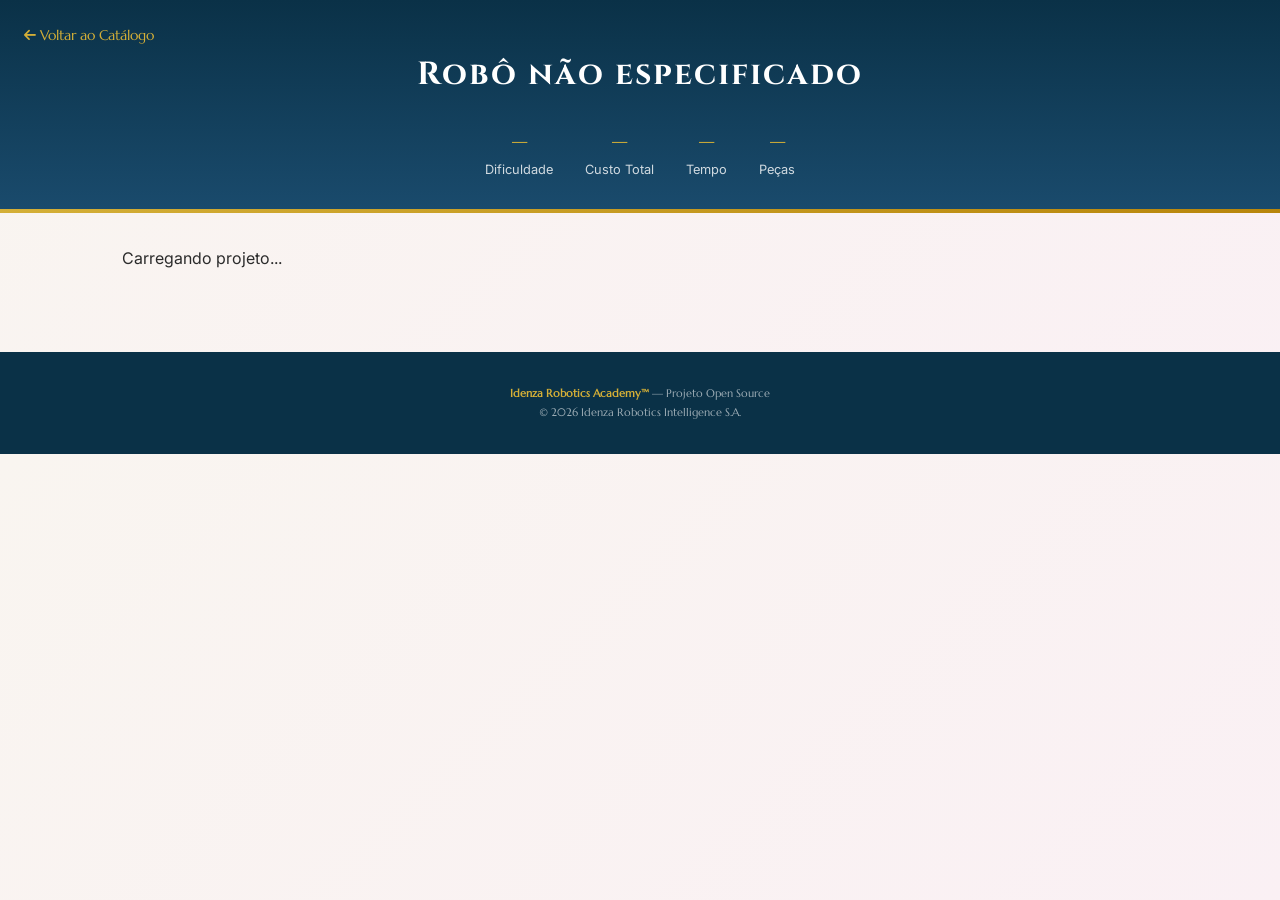
<file: projetos/template.html>
<!DOCTYPE html>
<html lang="pt-BR">
<head>
    <meta charset="UTF-8">
    <meta name="viewport" content="width=device-width, initial-scale=1.0">
    <title id="pageTitle">Robô — Idenza Robotics Academy</title>
    <link rel="preconnect" href="https://fonts.googleapis.com">
    <link rel="preconnect" href="https://fonts.gstatic.com" crossorigin>
    <link href="https://fonts.googleapis.com/css2?family=Cinzel:wght@400;500;600;700;800;900&family=Inter:ital,opsz,wght@0,14..32,100..900;1,14..32,100..900&family=Marcellus&family=JetBrains+Mono:ital,wght@0,400;0,500;0,600;0,700;1,400&display=swap" rel="stylesheet">
    <link rel="stylesheet" href="https://cdnjs.cloudflare.com/ajax/libs/font-awesome/6.5.1/css/all.min.css">
    <link rel="stylesheet" href="css/projeto.css">
</head>
<body>

    <header class="projeto-header">
        <a href="../index.html" class="back-btn"><i class="fas fa-arrow-left"></i> Voltar ao Catálogo</a>
        <h1 id="nomeRobo">Carregando...</h1>
        <p class="subtitle" id="tipoRobo"></p>
        <div class="meta-header">
            <div class="meta-item"><strong id="dificuldade">—</strong>Dificuldade</div>
            <div class="meta-item"><strong id="custo">—</strong>Custo Total</div>
            <div class="meta-item"><strong id="tempo">—</strong>Tempo</div>
            <div class="meta-item"><strong id="pecas">—</strong>Peças</div>
        </div>
    </header>

    <main class="container" id="conteudoProjeto">
        <p>Carregando projeto...</p>
    </main>

    <footer class="projeto-footer">
        <strong>Idenza Robotics Academy™</strong> — Projeto Open Source<br>
        © 2026 Idenza Robotics Intelligence S.A.
    </footer>

    <script src="data/robos-database.js"></script>
    <script src="js/projeto-loader.js"></script>
</body>
</html>
</file>
<file: projetos/css/projeto.css>
:root {
    --color-primary: #0a3147;
    --gold-primary: #D4AF37;
    --gold-dark: #B8860B;
    --color-text: #2b2b2b;
    --color-text-light: #4a4a4a;
    --gradient-gold: linear-gradient(135deg, #D4AF37, #B8860B);
    --shadow-gold: 0 8px 25px rgba(212,175,55,0.2);
    --radius-lg: 12px;
}

* { margin:0; padding:0; box-sizing:border-box; }

body {
    font-family: 'Inter', sans-serif;
    background: linear-gradient(135deg, #f9f5f0, #faf0f4);
    color: var(--color-text);
    line-height: 1.7;
}

.projeto-header {
    background: linear-gradient(180deg, var(--color-primary), #1a4b6d);
    color: #fff;
    padding: 3rem 2rem 2rem;
    text-align: center;
    position: relative;
}
.projeto-header::after {
    content: ''; position: absolute; bottom: 0; left: 0;
    width: 100%; height: 4px; background: var(--gradient-gold);
}
.back-btn {
    position: absolute; top: 1.5rem; left: 1.5rem;
    color: var(--gold-primary); text-decoration: none;
    font-family: 'Marcellus', serif; font-size: 0.85rem;
}
.back-btn:hover { color: #F4E4B8; }
.projeto-header h1 {
    font-family: 'Cinzel', serif; font-size: 2rem;
    letter-spacing: 2px; margin-bottom: 0.3rem;
}
.subtitle { color: #F4E4B8; font-family: 'Marcellus', serif; }
.meta-header { display:flex; justify-content:center; gap:2rem; margin-top:1.5rem; flex-wrap:wrap; }
.meta-item { text-align:center; font-size:0.8rem; color:rgba(255,255,255,0.8); }
.meta-item strong { display:block; font-family:'Cinzel',serif; color:var(--gold-primary); font-size:1.2rem; }

.container { max-width:1100px; margin:0 auto; padding:2rem; }

.panel {
    background: rgba(255,255,255,0.95);
    border-radius: var(--radius-lg);
    padding: 2rem;
    border: 1px solid rgba(212,175,55,0.15);
    box-shadow: 0 4px 20px rgba(0,0,0,0.03);
    margin-bottom: 1.5rem;
}
.panel h2 {
    font-family: 'Cinzel', serif;
    font-size: 1.2rem;
    color: var(--color-primary);
    margin-bottom: 1rem;
    display: flex;
    align-items: center;
    gap: 10px;
    letter-spacing: 1px;
}
.panel h2 i { color: var(--gold-primary); }
.panel h3 {
    font-family: 'Cinzel', serif;
    font-size: 0.95rem;
    color: var(--color-primary);
    margin: 1.5rem 0 0.8rem;
}
.panel ul { padding-left: 1.5rem; font-size: 0.85rem; }
.panel li { margin-bottom: 6px; }

.bom-table { width:100%; border-collapse:collapse; font-size:0.8rem; margin:1rem 0; }
.bom-table th { background:var(--color-primary); color:#fff; padding:10px 12px; font-family:'Cinzel',serif; font-size:0.7rem; text-transform:uppercase; text-align:left; }
.bom-table td { padding:10px 12px; border-bottom:1px solid rgba(212,175,55,0.1); }
.bom-table a { color: var(--gold-dark); text-decoration: underline; }

.step { display:flex; gap:1rem; padding:1rem; margin-bottom:0.8rem; border-radius:8px; background:rgba(212,175,55,0.05); border:1px solid rgba(212,175,55,0.1); align-items:flex-start; }
.step-num { width:36px; height:36px; border-radius:50%; background:var(--gradient-gold); display:flex; align-items:center; justify-content:center; font-family:'Cinzel',serif; font-weight:700; color:var(--color-primary); flex-shrink:0; }
.step-content h4 { font-family:'Cinzel',serif; color:var(--color-primary); margin-bottom:4px; }
.step-content p { font-size:0.8rem; color:var(--color-text-light); }
.step-content code { display:inline-block; background:#1a1a1a; color:#0f0; padding:3px 10px; border-radius:4px; font-family:'JetBrains Mono',monospace; font-size:0.75rem; margin-top:6px; }

.code-block { background:#1a1a1a; color:#0f0; padding:1.2rem; border-radius:8px; font-family:'JetBrains Mono',monospace; font-size:0.7rem; overflow-x:auto; white-space:pre-wrap; border:1px solid rgba(212,175,55,0.2); margin:0.5rem 0; }

.btn-video { display:inline-block; padding:10px 20px; background:var(--color-primary); color:#fff; border-radius:8px; text-decoration:none; margin-top:1rem; }

.projeto-footer { background:var(--color-primary); color:rgba(255,255,255,0.6); text-align:center; padding:2rem; font-size:0.7rem; font-family:'Marcellus',serif; margin-top:3rem; }
.projeto-footer strong { color:var(--gold-primary); }

@media (max-width:768px) {
    .projeto-header h1 { font-size:1.3rem; }
    .container { padding:1rem; }
    .panel { padding:1.2rem; }
    .step { flex-direction:column; }
}
</file>
